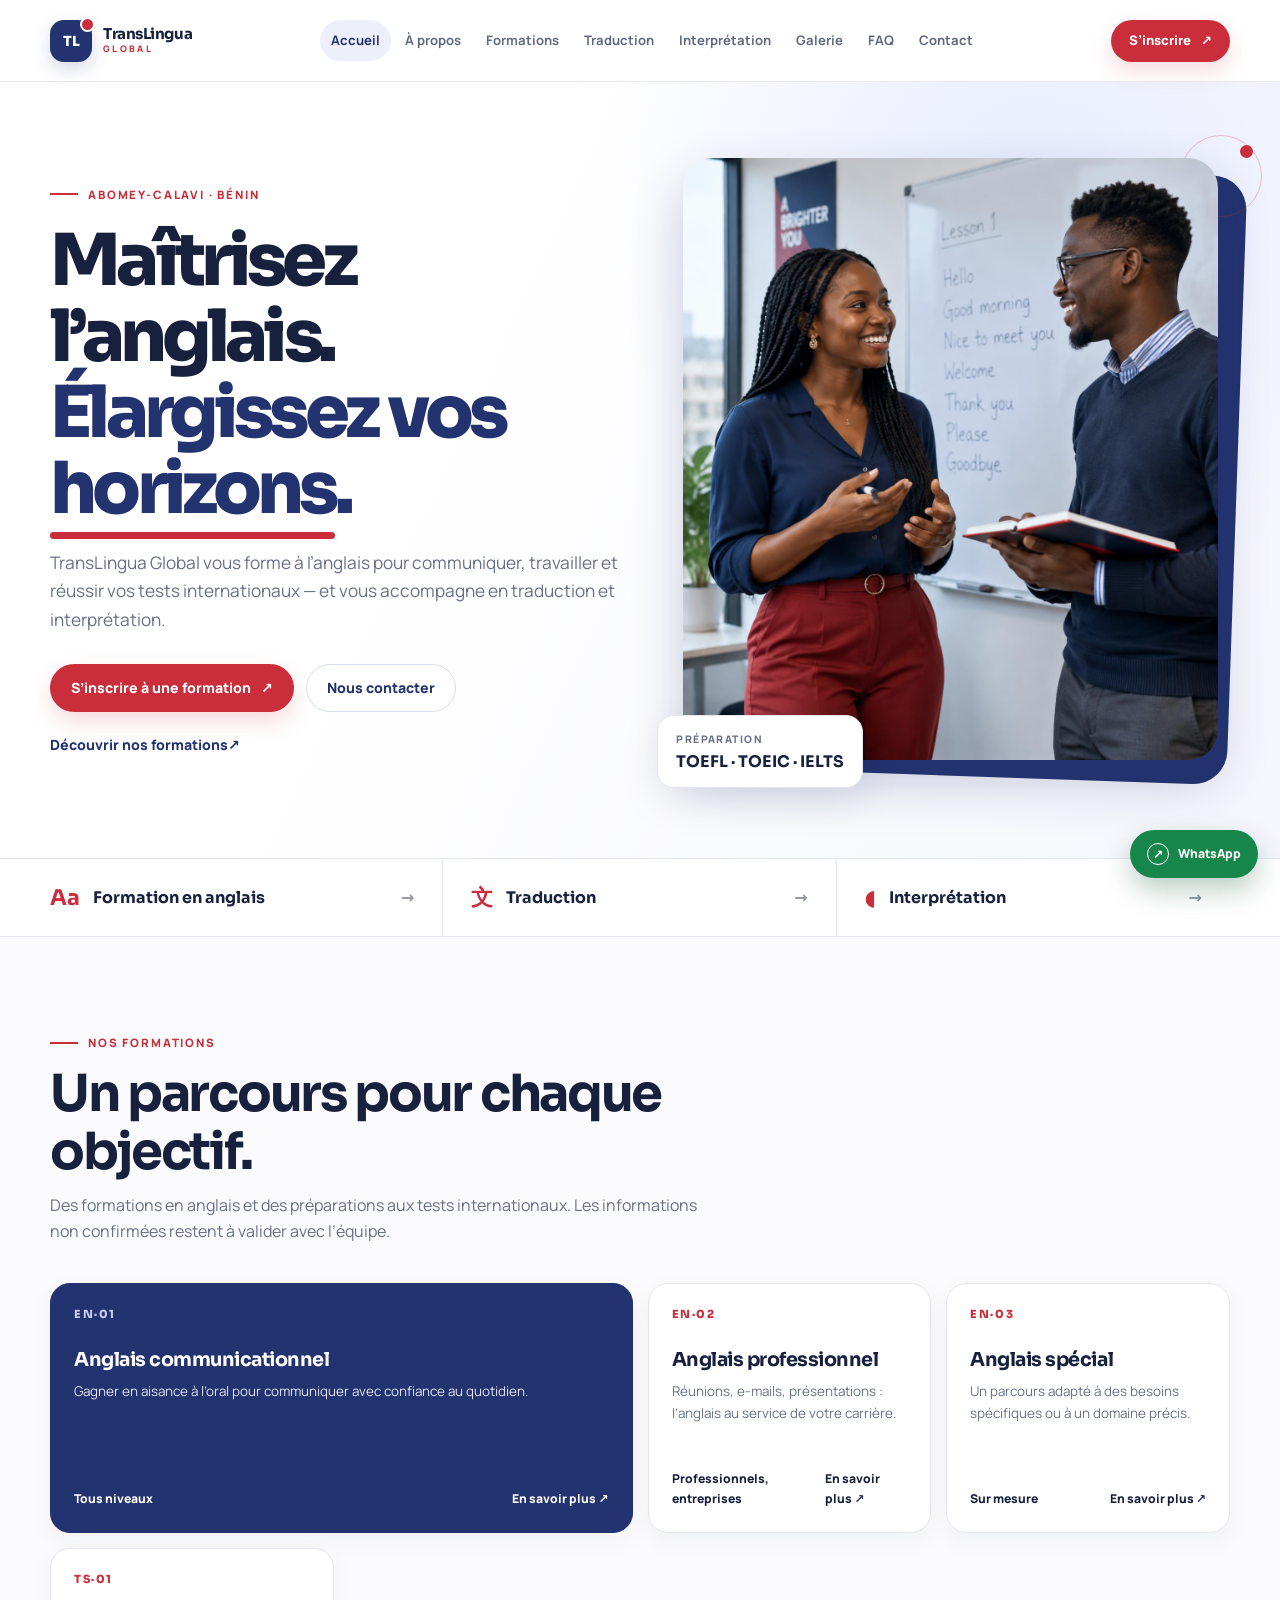
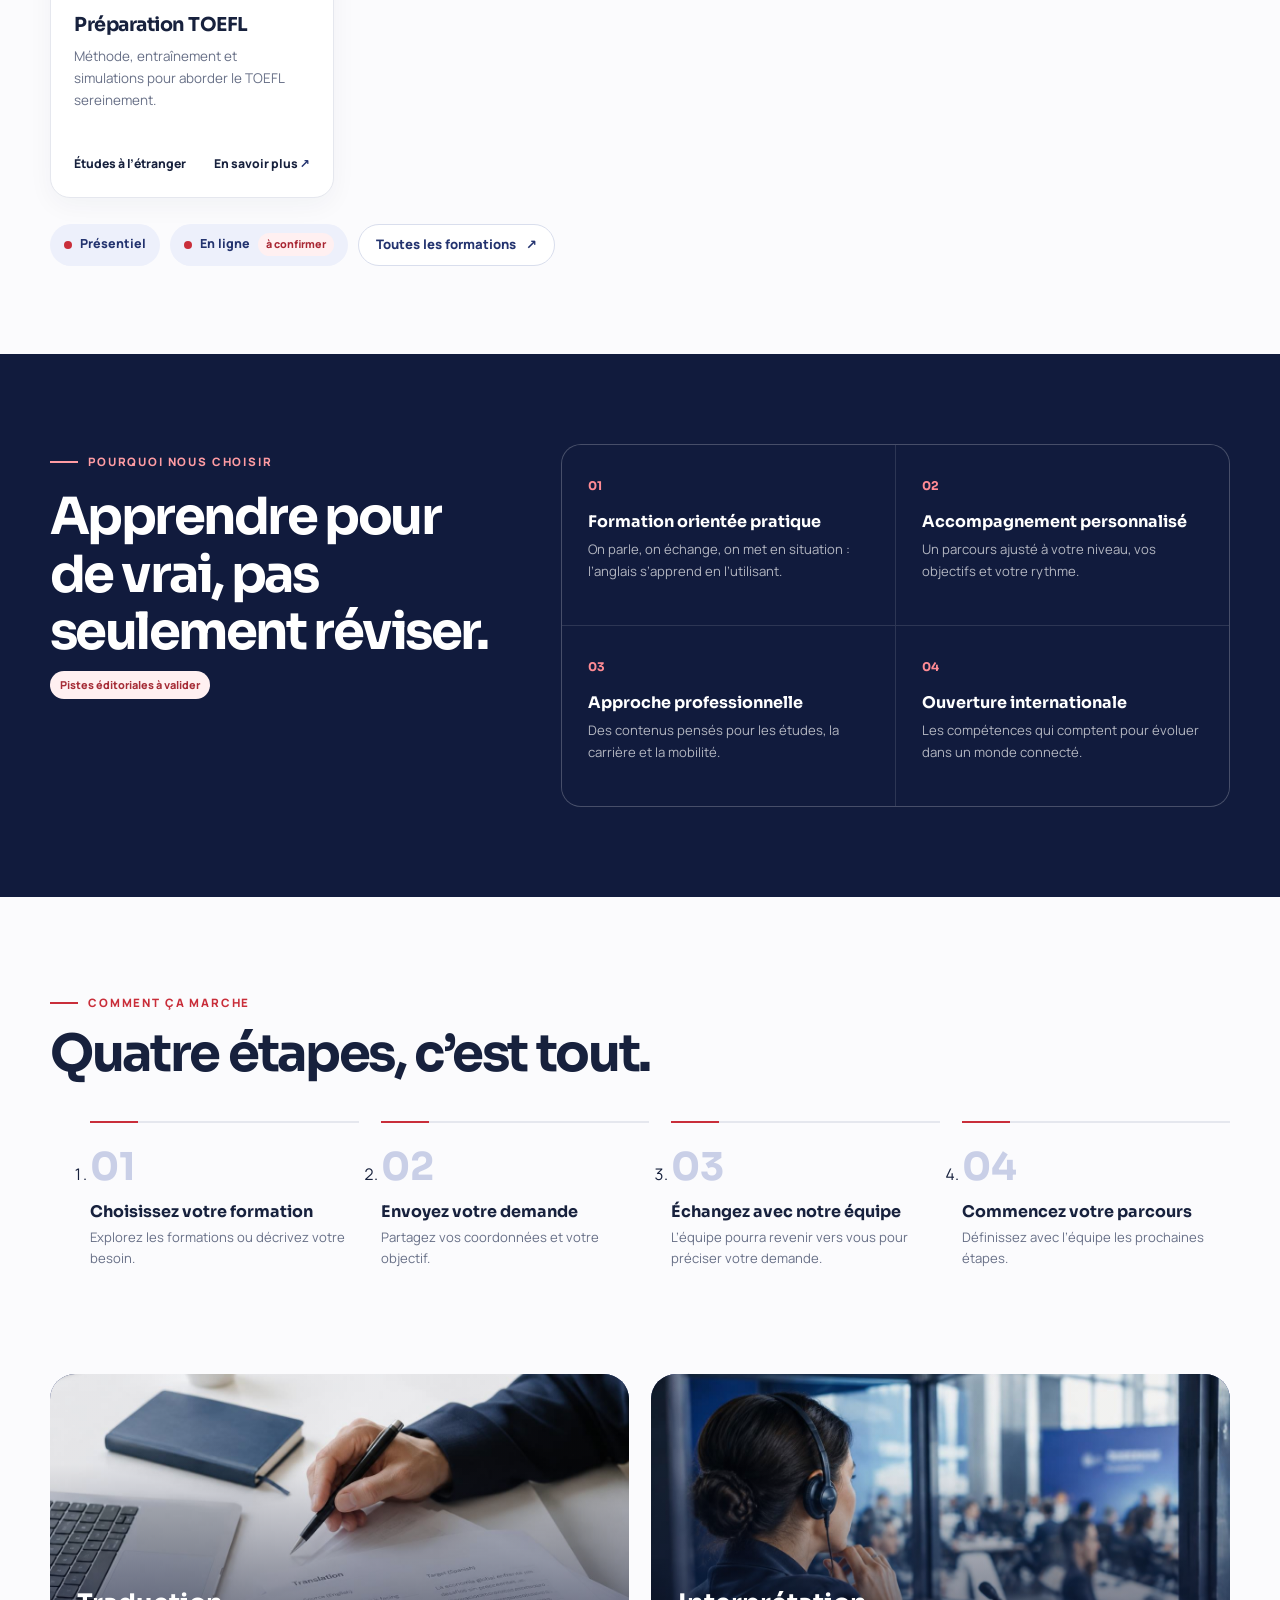
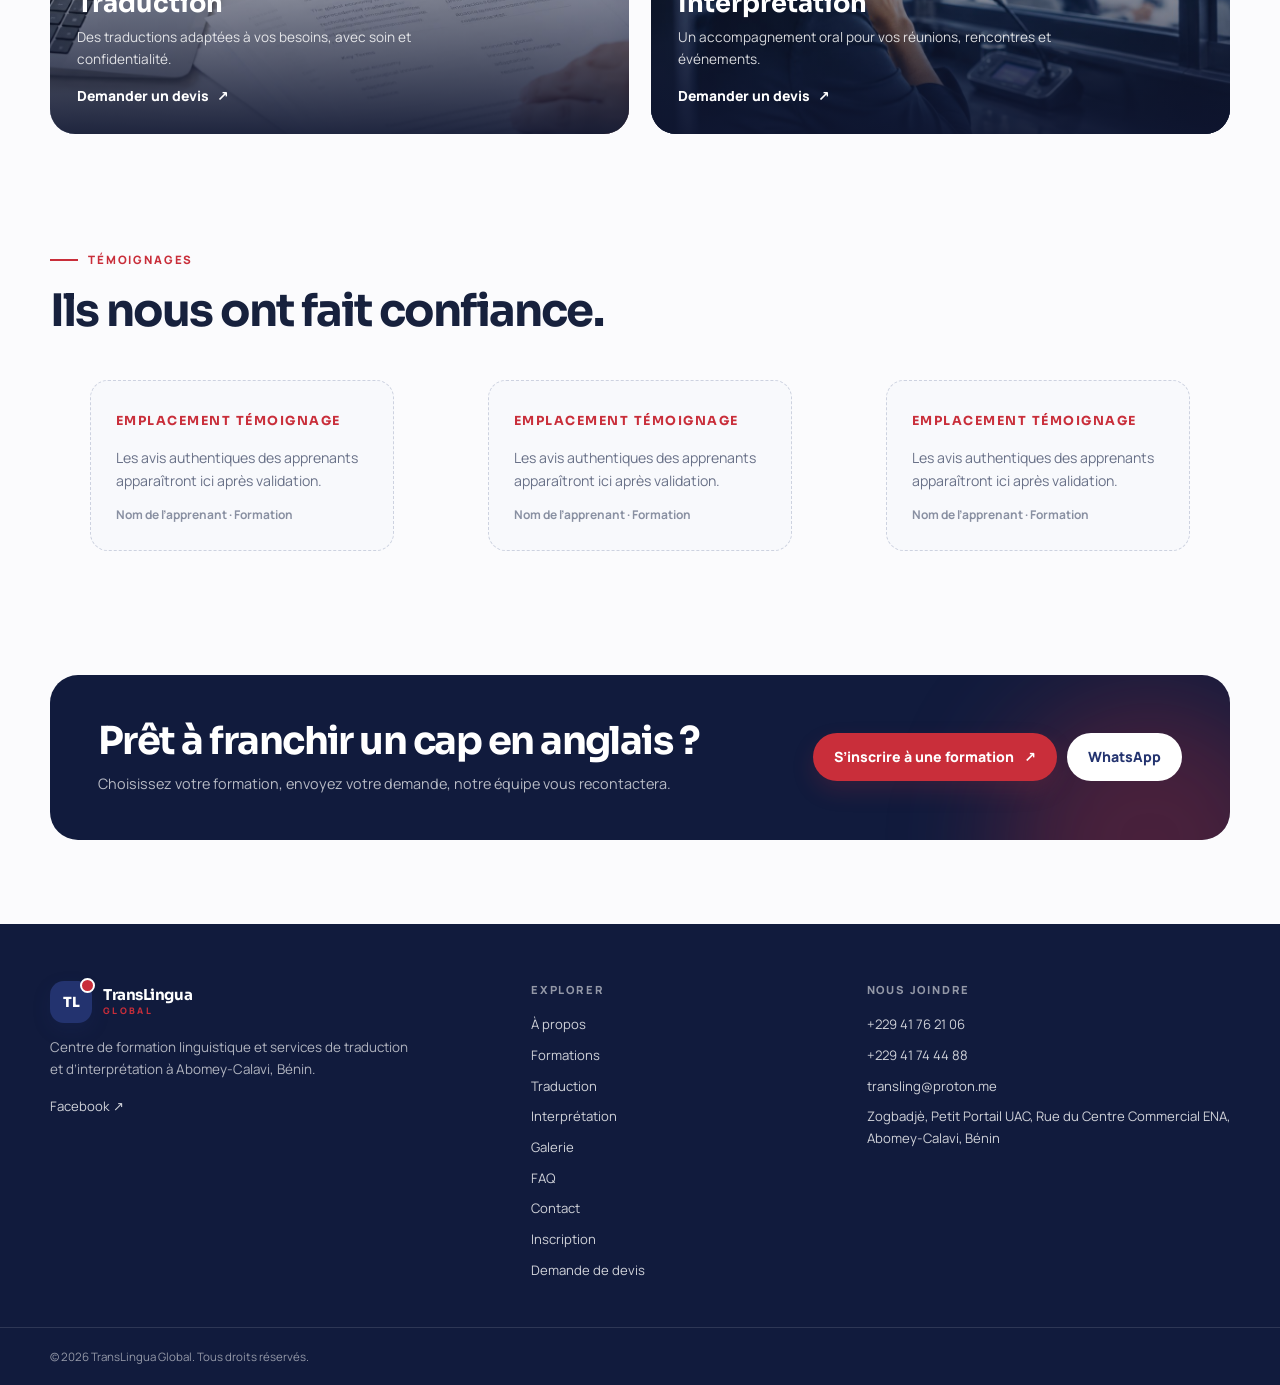
<file: index.html>
<!doctype html>
<html lang="fr">
<head>
  <meta charset="utf-8">
  <meta name="viewport" content="width=device-width, initial-scale=1">
  <meta name="description" content="Formations en anglais communicationnel et professionnel, préparation TOEFL, TOEIC, IELTS, traduction et interprétation à Abomey-Calavi, Bénin.">
  <meta name="theme-color" content="#23336f">
  <meta property="og:type" content="website">
  <meta property="og:site_name" content="TransLingua Global">
  <meta property="og:title" content="Maîtrisez l’anglais, ouvrez-vous au monde">
  <meta property="og:description" content="Formations en anglais communicationnel et professionnel, préparation TOEFL, TOEIC, IELTS, traduction et interprétation à Abomey-Calavi, Bénin.">
  <title>Maîtrisez l’anglais, ouvrez-vous au monde</title>
  <link rel="preconnect" href="https://fonts.googleapis.com">
  <link rel="preconnect" href="https://fonts.gstatic.com" crossorigin>
  <link rel="stylesheet" href="./styles.css">
  <script src="./script.js" defer></script>
</head>
<body data-page="home" data-title="Maîtrisez l’anglais, ouvrez-vous au monde">
  <div id="site" aria-live="off"></div>
  <noscript><main><h1>Activez JavaScript pour afficher le site.</h1><p>Pour nous contacter : <a href="mailto:transling@proton.me">transling@proton.me</a></p></main></noscript>
</body>
</html>
</file>
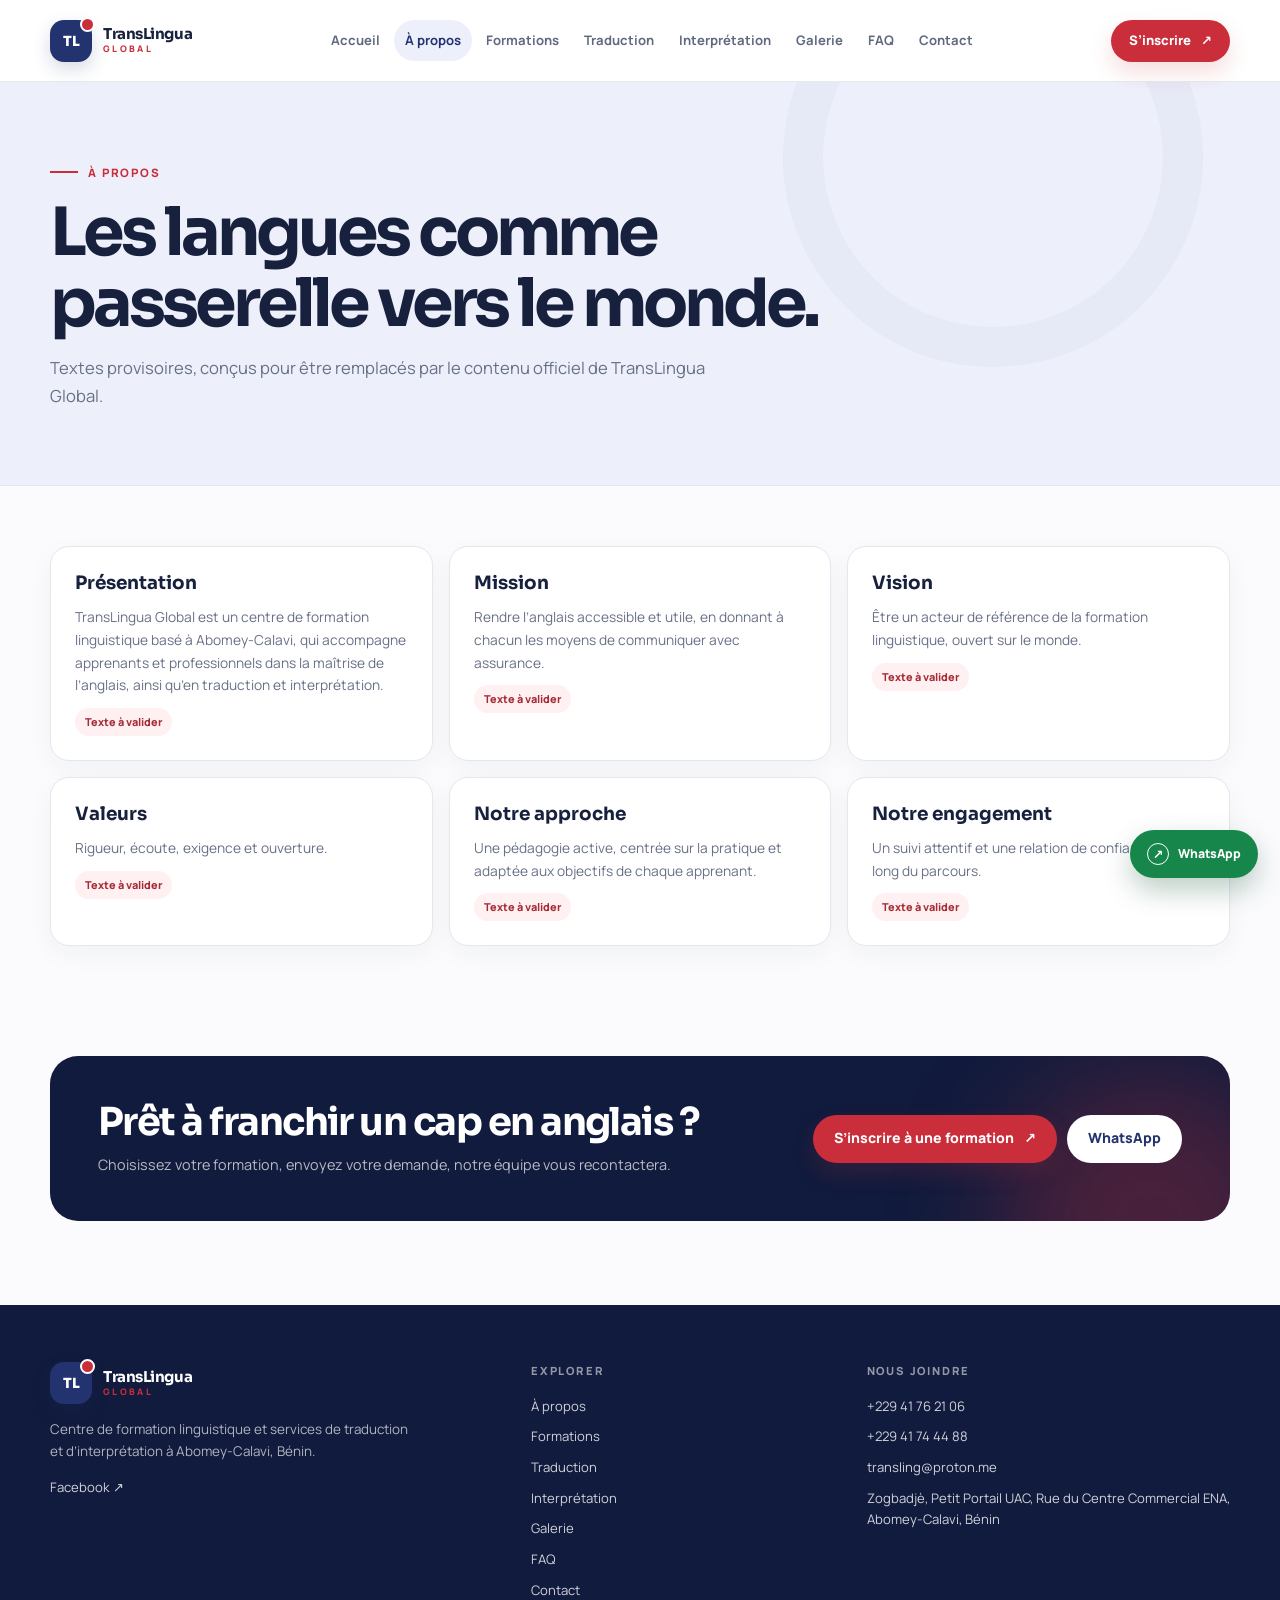
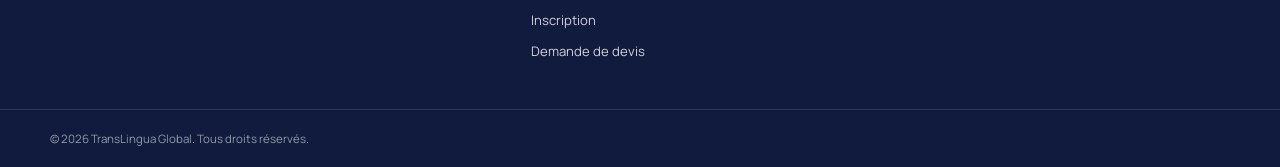
<file: a-propos.html>
<!doctype html>
<html lang="fr">
<head>
  <meta charset="utf-8">
  <meta name="viewport" content="width=device-width, initial-scale=1">
  <meta name="description" content="Découvrez TransLingua Global, centre de formation linguistique et de services de traduction à Abomey-Calavi.">
  <meta name="theme-color" content="#23336f">
  <meta property="og:type" content="website">
  <meta property="og:site_name" content="TransLingua Global">
  <meta property="og:title" content="À propos de TransLingua Global">
  <meta property="og:description" content="Découvrez TransLingua Global, centre de formation linguistique et de services de traduction à Abomey-Calavi.">
  <title>À propos de TransLingua Global</title>
  <link rel="icon" href="assets/favicon.ico">
  <link rel="preconnect" href="https://fonts.googleapis.com">
  <link rel="preconnect" href="https://fonts.gstatic.com" crossorigin>
  <link rel="stylesheet" href="styles.css">
  <script src="script.js" defer></script>
</head>
<body data-page="about" data-title="À propos de TransLingua Global">
  <div id="site" aria-live="off"></div>
  <noscript><main class="wrap page-content"><h1>Activez JavaScript pour afficher cette page.</h1><p>Pour contacter TransLingua Global, écrivez à <a href="mailto:transling@proton.me">transling@proton.me</a>.</p></main></noscript>
</body>
</html>
</file>
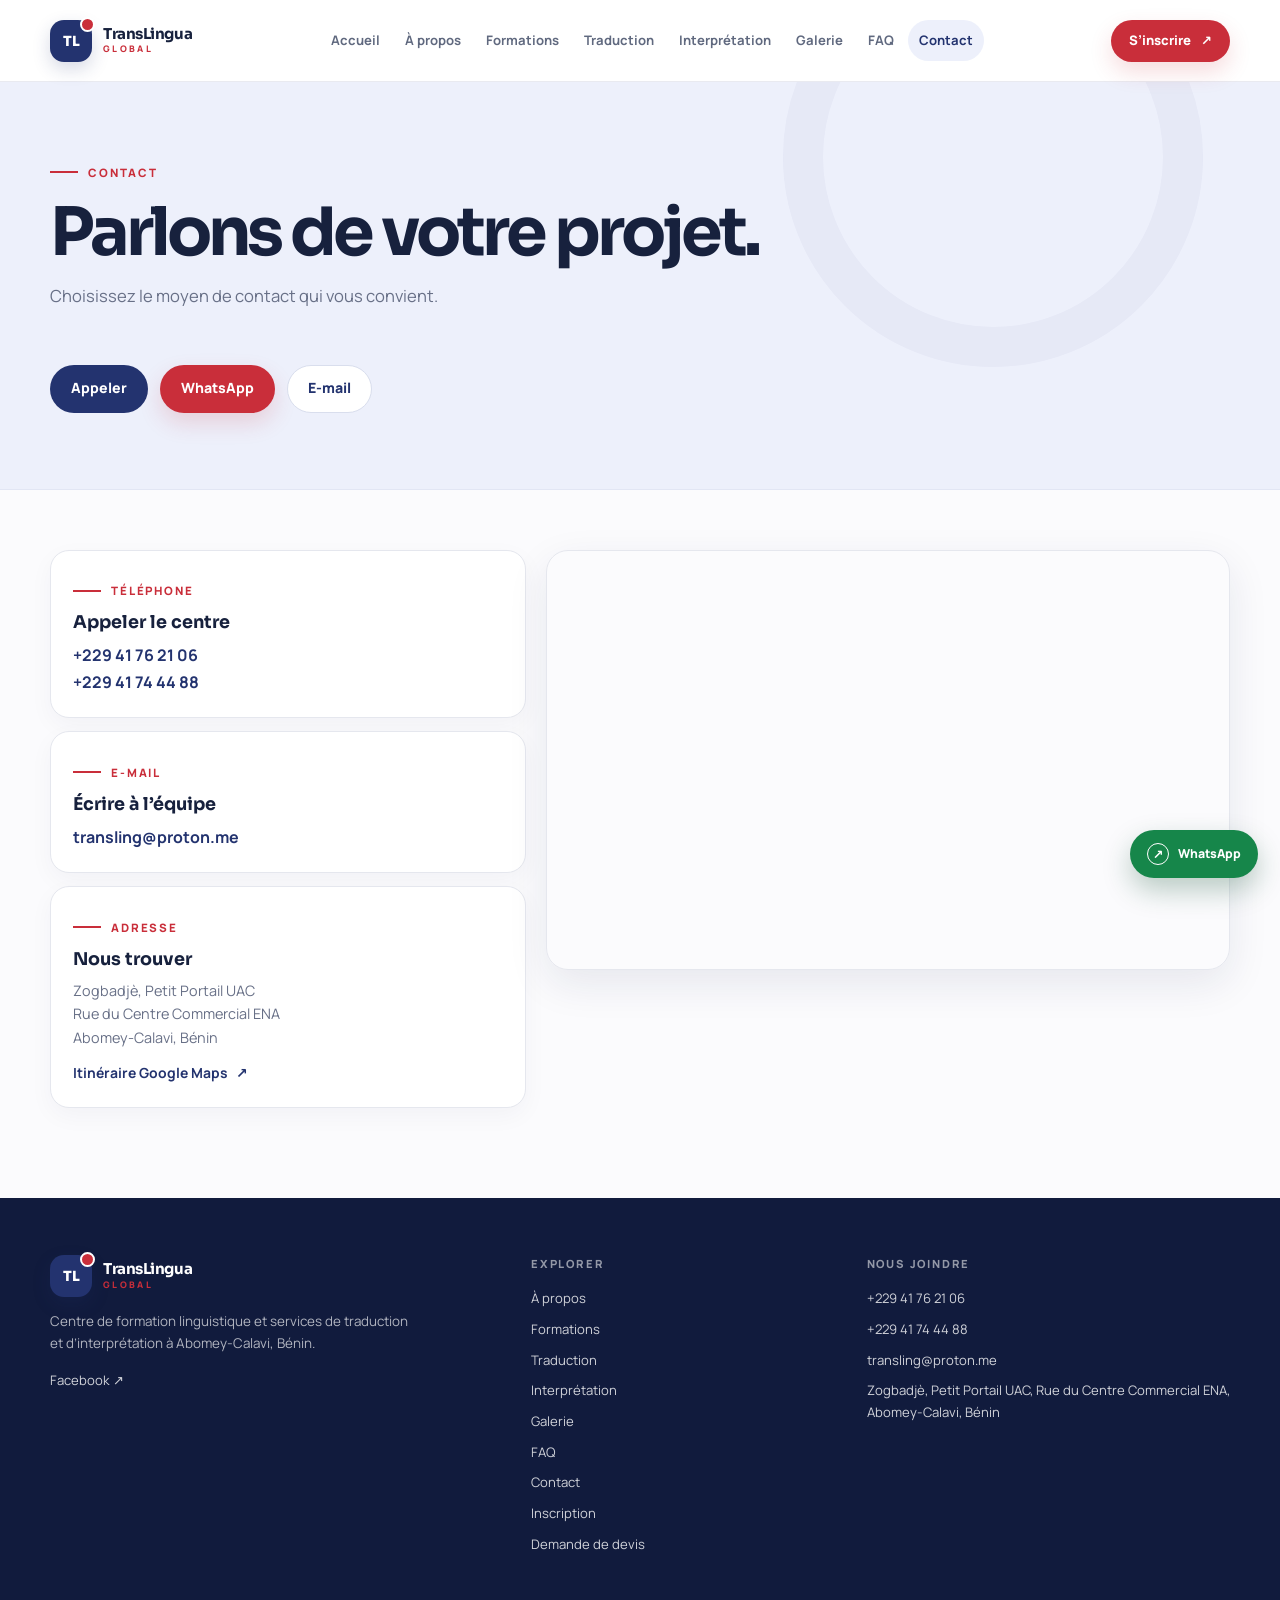
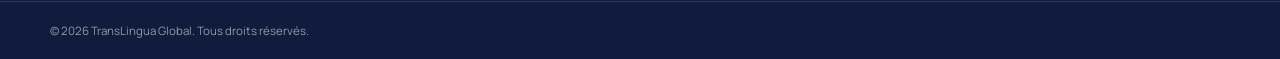
<file: contact.html>
<!doctype html>
<html lang="fr">
<head>
  <meta charset="utf-8">
  <meta name="viewport" content="width=device-width, initial-scale=1">
  <meta name="description" content="Appelez, écrivez sur WhatsApp ou rendez-vous à Zogbadjè, Abomey-Calavi.">
  <meta name="theme-color" content="#23336f">
  <meta property="og:type" content="website">
  <meta property="og:site_name" content="TransLingua Global">
  <meta property="og:title" content="Contact">
  <meta property="og:description" content="Appelez, écrivez sur WhatsApp ou rendez-vous à Zogbadjè, Abomey-Calavi.">
  <title>Contact</title>
  <link rel="icon" href="assets/favicon.ico">
  <link rel="preconnect" href="https://fonts.googleapis.com">
  <link rel="preconnect" href="https://fonts.gstatic.com" crossorigin>
  <link rel="stylesheet" href="styles.css">
  <script src="script.js" defer></script>
</head>
<body data-page="contact" data-title="Contact">
  <div id="site" aria-live="off"></div>
  <noscript><main class="wrap page-content"><h1>Activez JavaScript pour afficher cette page.</h1><p>Pour contacter TransLingua Global, écrivez à <a href="mailto:transling@proton.me">transling@proton.me</a>.</p></main></noscript>
</body>
</html>
</file>
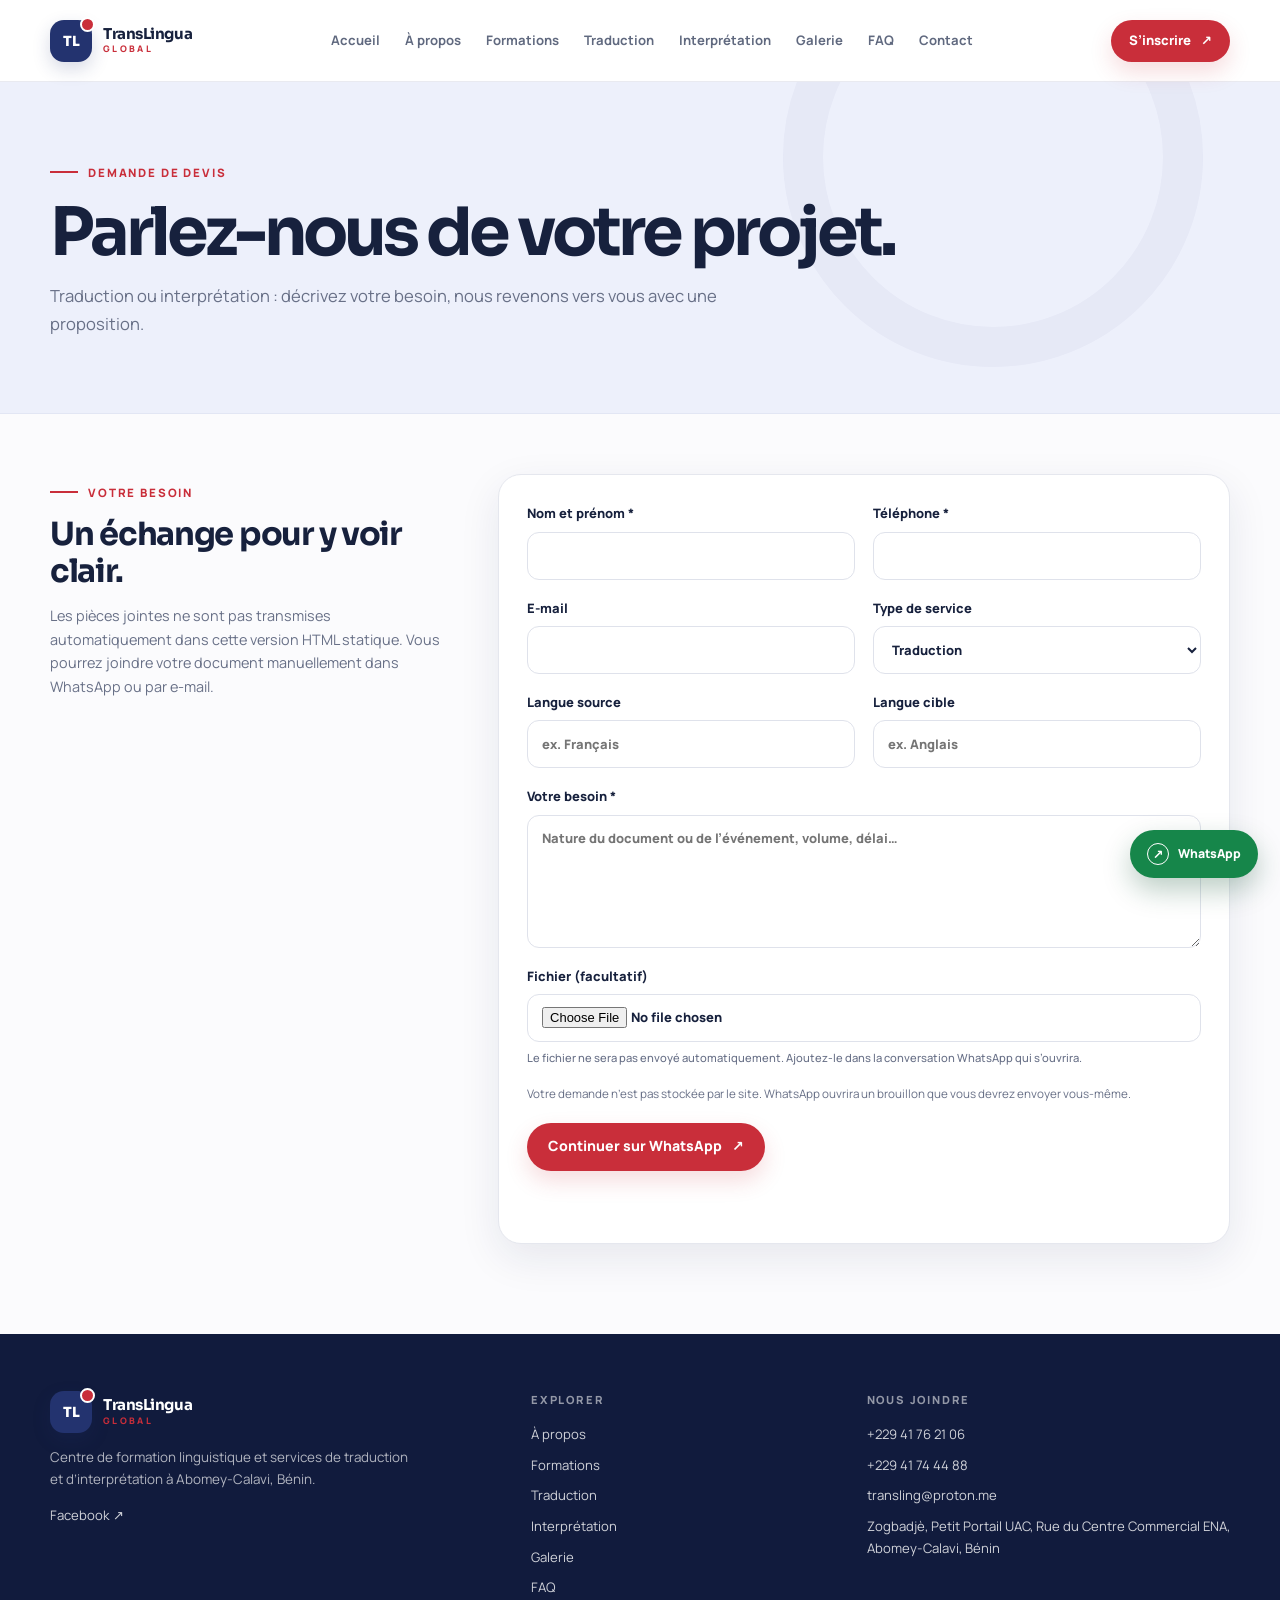
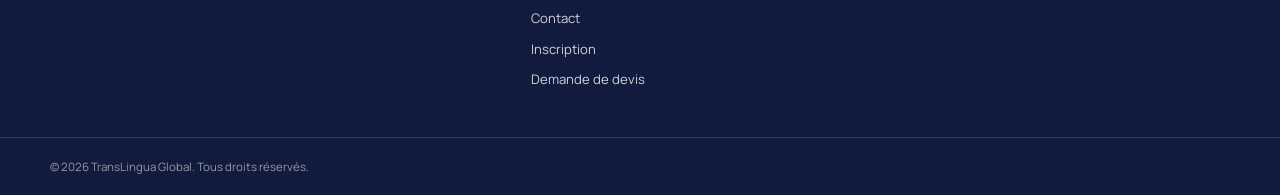
<file: devis.html>
<!doctype html>
<html lang="fr">
<head>
  <meta charset="utf-8">
  <meta name="viewport" content="width=device-width, initial-scale=1">
  <meta name="description" content="Demandez un devis de traduction ou d’interprétation à TransLingua Global, Abomey-Calavi.">
  <meta name="theme-color" content="#23336f">
  <meta property="og:type" content="website">
  <meta property="og:site_name" content="TransLingua Global">
  <meta property="og:title" content="Demande de devis">
  <meta property="og:description" content="Demandez un devis de traduction ou d’interprétation à TransLingua Global, Abomey-Calavi.">
  <title>Demande de devis</title>
  <link rel="icon" href="assets/favicon.ico">
  <link rel="preconnect" href="https://fonts.googleapis.com">
  <link rel="preconnect" href="https://fonts.gstatic.com" crossorigin>
  <link rel="stylesheet" href="styles.css">
  <script src="script.js" defer></script>
</head>
<body data-page="quote" data-title="Demande de devis">
  <div id="site" aria-live="off"></div>
  <noscript><main class="wrap page-content"><h1>Activez JavaScript pour afficher cette page.</h1><p>Pour contacter TransLingua Global, écrivez à <a href="mailto:transling@proton.me">transling@proton.me</a>.</p></main></noscript>
</body>
</html>
</file>
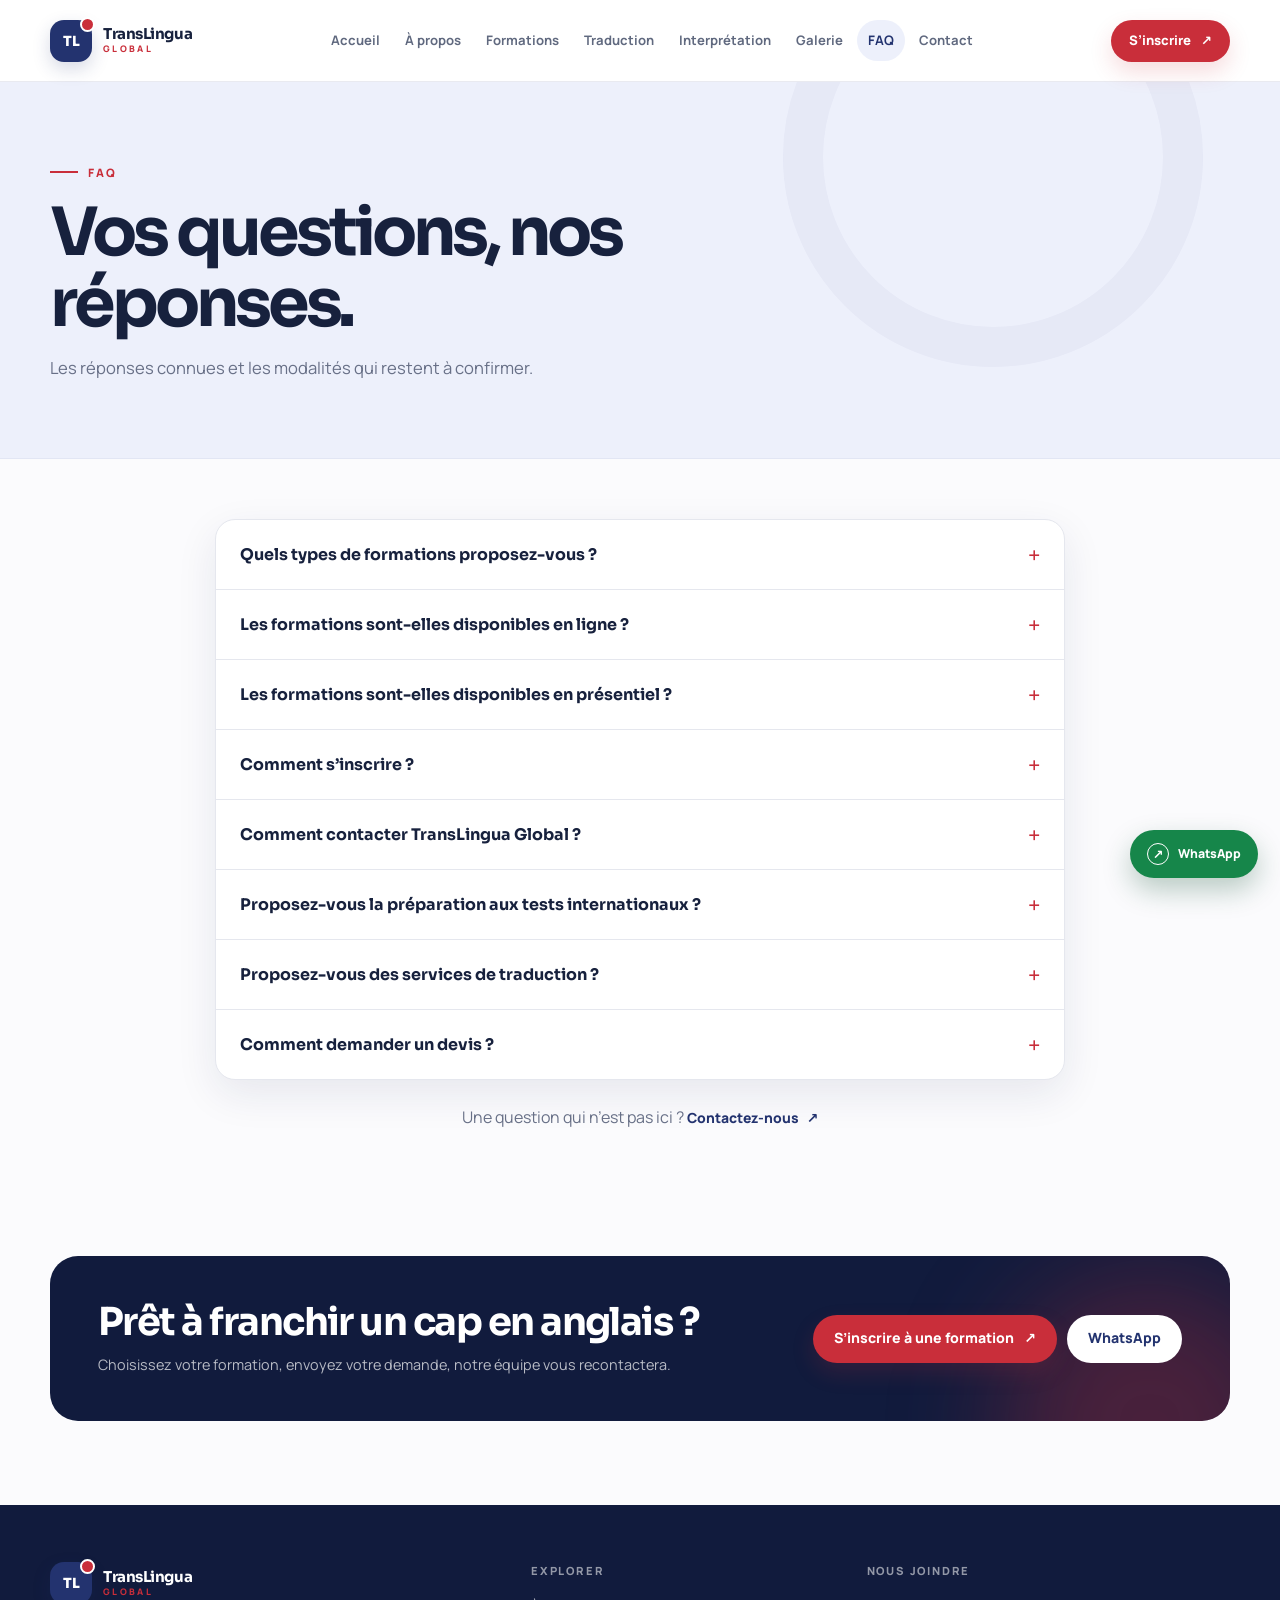
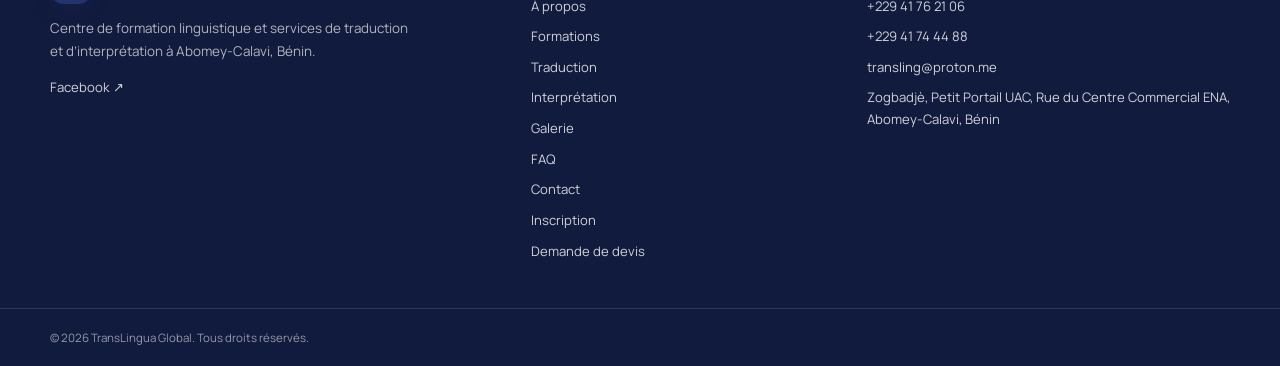
<file: faq.html>
<!doctype html>
<html lang="fr">
<head>
  <meta charset="utf-8">
  <meta name="viewport" content="width=device-width, initial-scale=1">
  <meta name="description" content="Formations, inscription, tests internationaux, traduction : les réponses de TransLingua Global.">
  <meta name="theme-color" content="#23336f">
  <meta property="og:type" content="website">
  <meta property="og:site_name" content="TransLingua Global">
  <meta property="og:title" content="Questions fréquentes">
  <meta property="og:description" content="Formations, inscription, tests internationaux, traduction : les réponses de TransLingua Global.">
  <title>Questions fréquentes</title>
  <link rel="icon" href="assets/favicon.ico">
  <link rel="preconnect" href="https://fonts.googleapis.com">
  <link rel="preconnect" href="https://fonts.gstatic.com" crossorigin>
  <link rel="stylesheet" href="styles.css">
  <script src="script.js" defer></script>
</head>
<body data-page="faq" data-title="Questions fréquentes">
  <div id="site" aria-live="off"></div>
  <noscript><main class="wrap page-content"><h1>Activez JavaScript pour afficher cette page.</h1><p>Pour contacter TransLingua Global, écrivez à <a href="mailto:transling@proton.me">transling@proton.me</a>.</p></main></noscript>
</body>
</html>
</file>
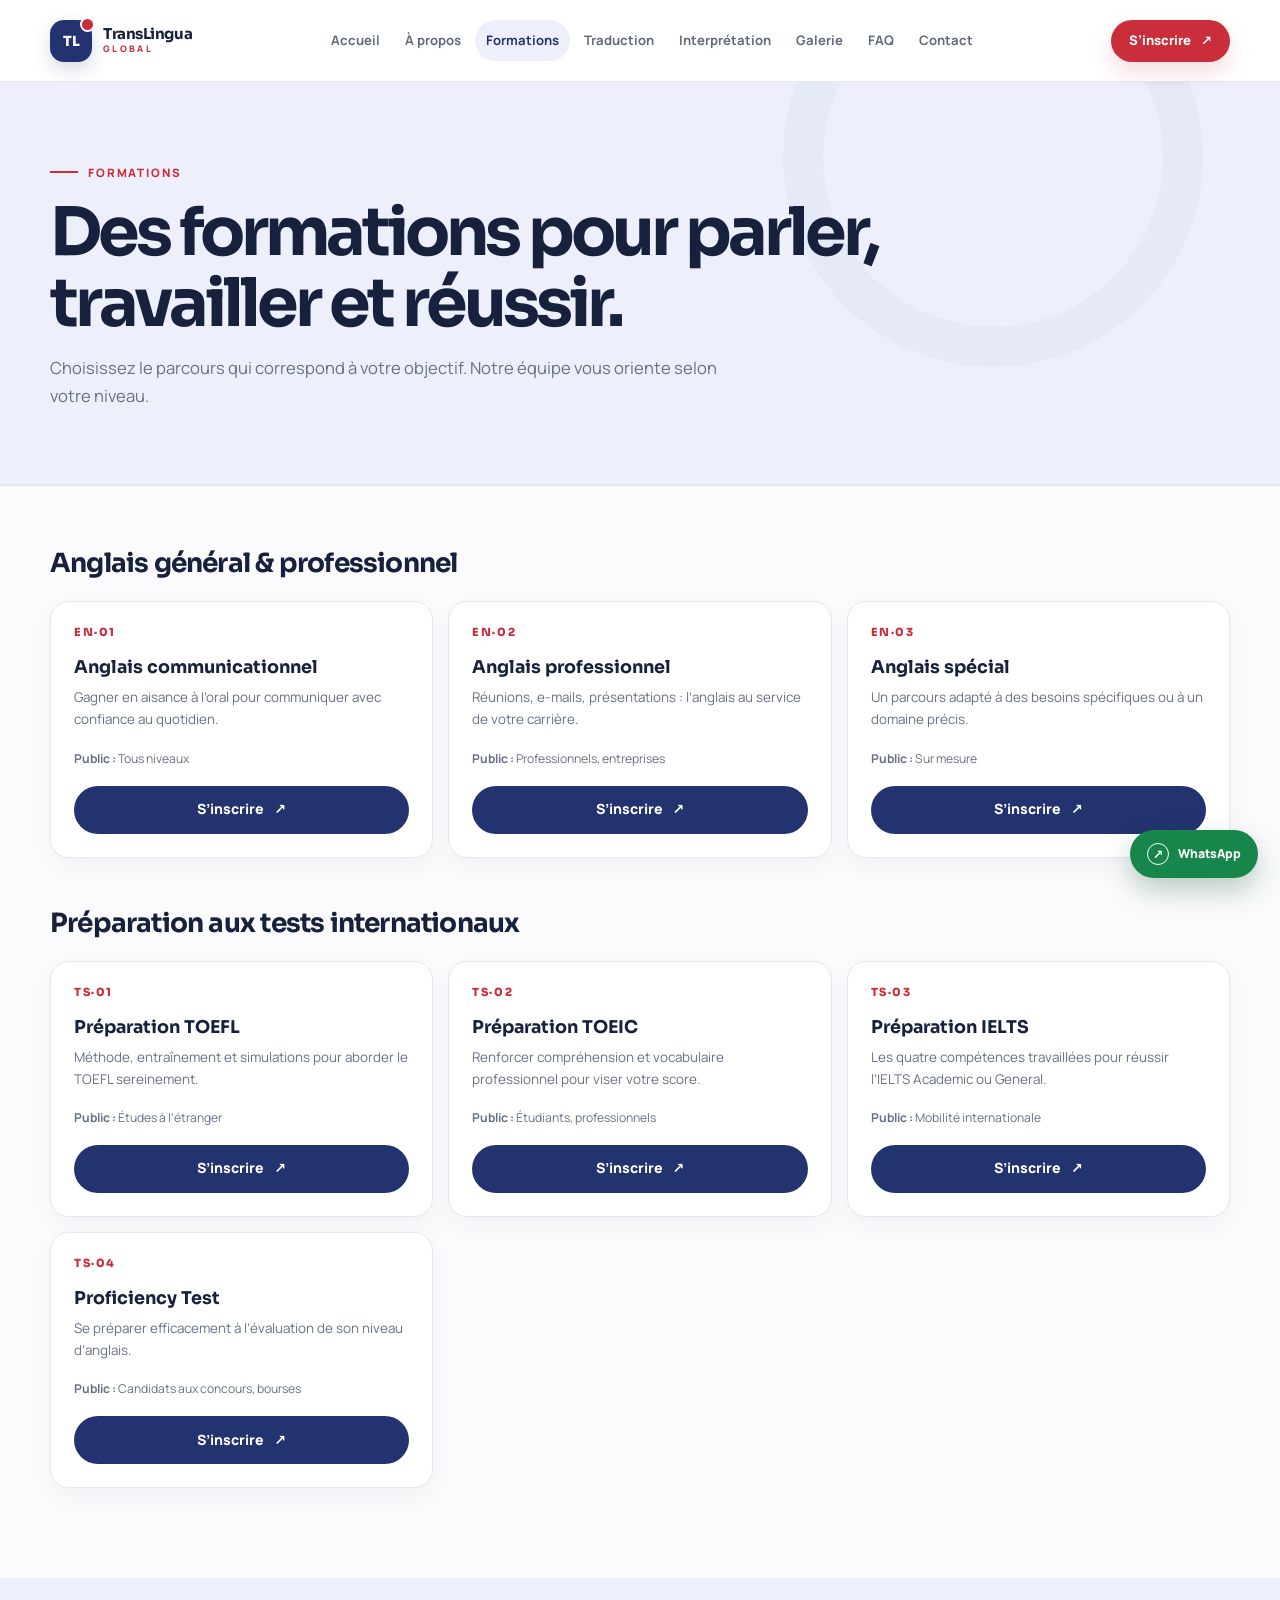
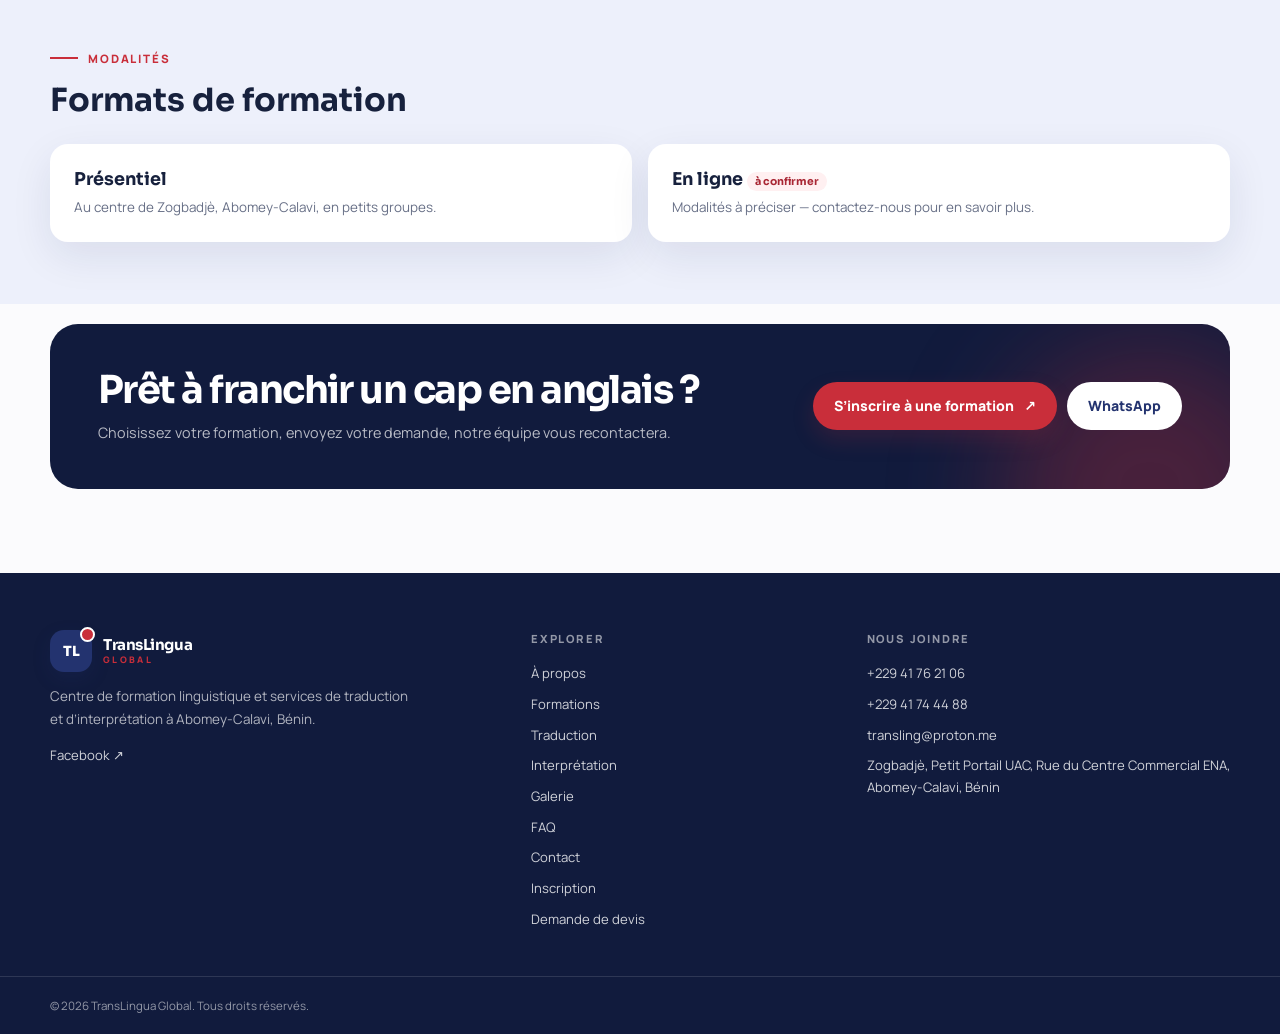
<file: formations.html>
<!doctype html>
<html lang="fr">
<head>
  <meta charset="utf-8">
  <meta name="viewport" content="width=device-width, initial-scale=1">
  <meta name="description" content="Anglais communicationnel, professionnel, spécial et préparation TOEFL, TOEIC, IELTS et Proficiency Test.">
  <meta name="theme-color" content="#23336f">
  <meta property="og:type" content="website">
  <meta property="og:site_name" content="TransLingua Global">
  <meta property="og:title" content="Nos formations en anglais">
  <meta property="og:description" content="Anglais communicationnel, professionnel, spécial et préparation TOEFL, TOEIC, IELTS et Proficiency Test.">
  <title>Nos formations en anglais</title>
  <link rel="icon" href="assets/favicon.ico">
  <link rel="preconnect" href="https://fonts.googleapis.com">
  <link rel="preconnect" href="https://fonts.gstatic.com" crossorigin>
  <link rel="stylesheet" href="styles.css">
  <script src="script.js" defer></script>
</head>
<body data-page="formations" data-title="Nos formations en anglais">
  <div id="site" aria-live="off"></div>
  <noscript><main class="wrap page-content"><h1>Activez JavaScript pour afficher cette page.</h1><p>Pour contacter TransLingua Global, écrivez à <a href="mailto:transling@proton.me">transling@proton.me</a>.</p></main></noscript>
</body>
</html>
</file>
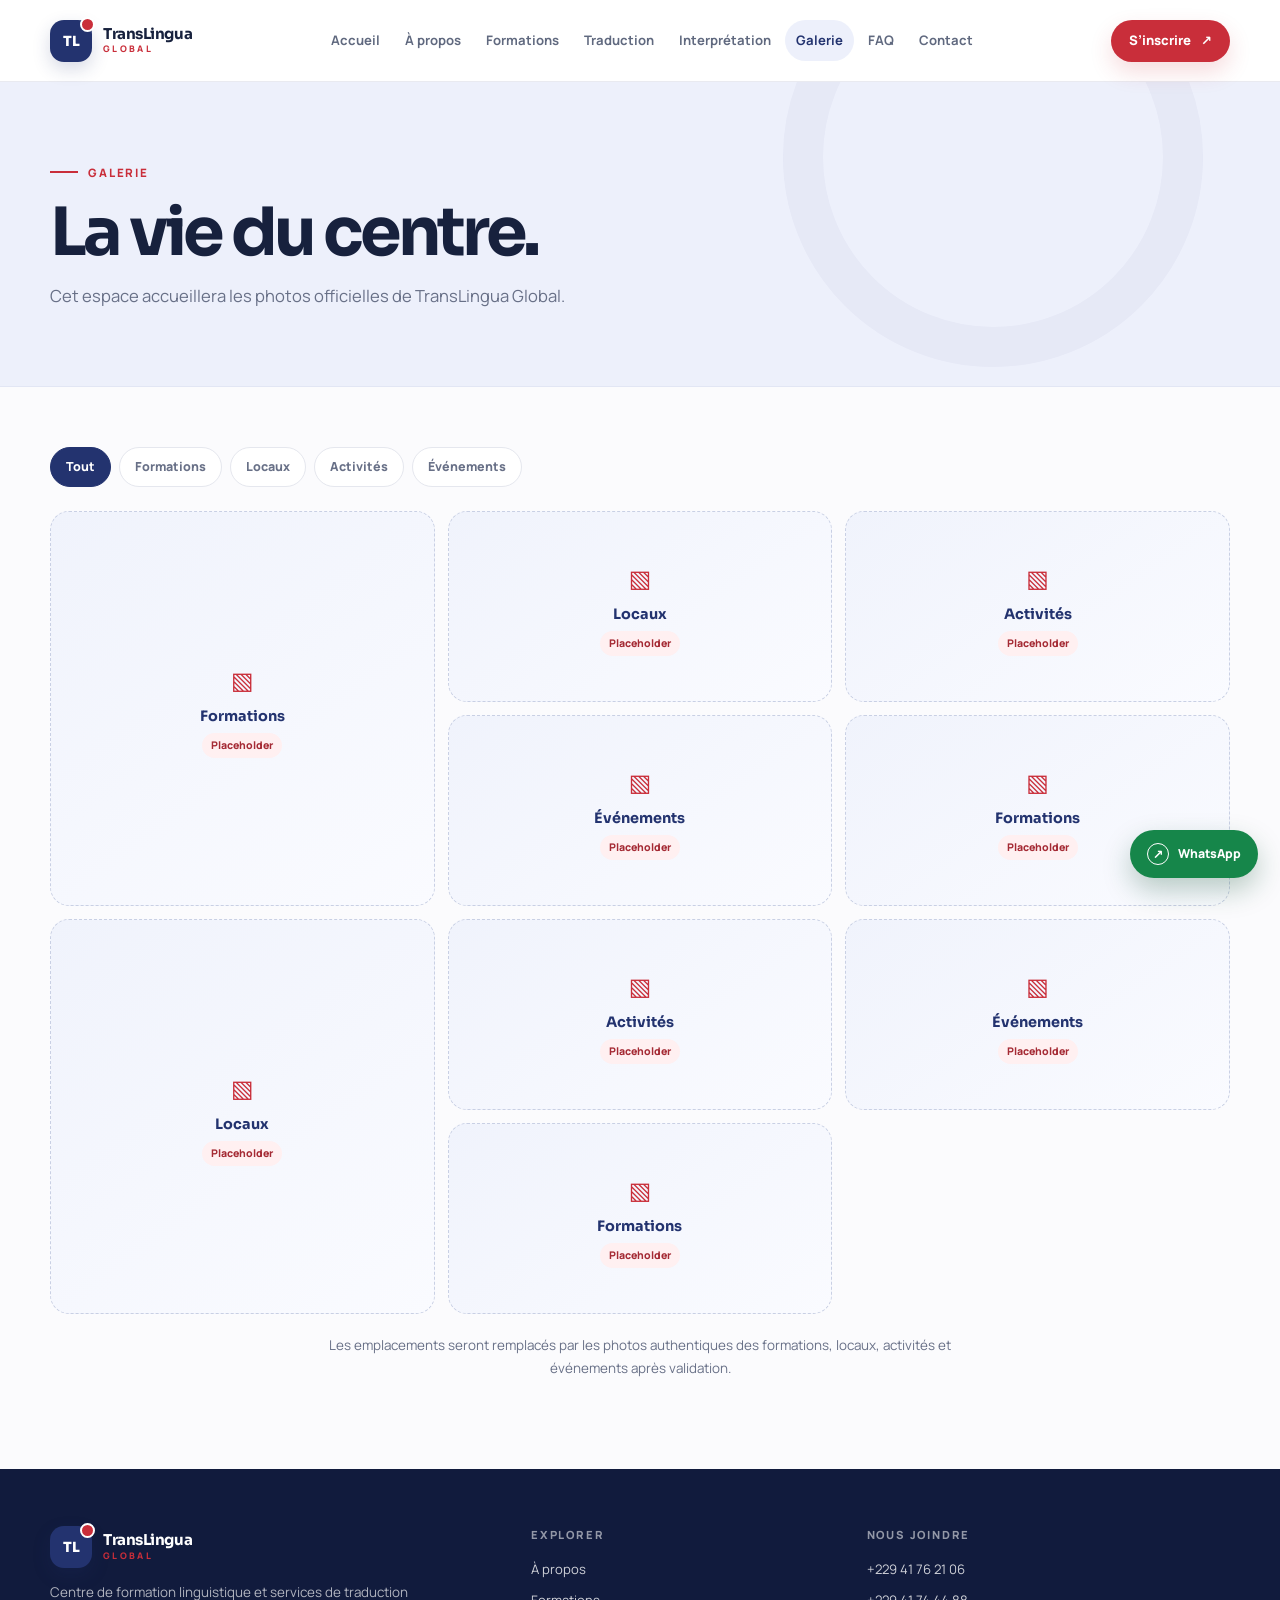
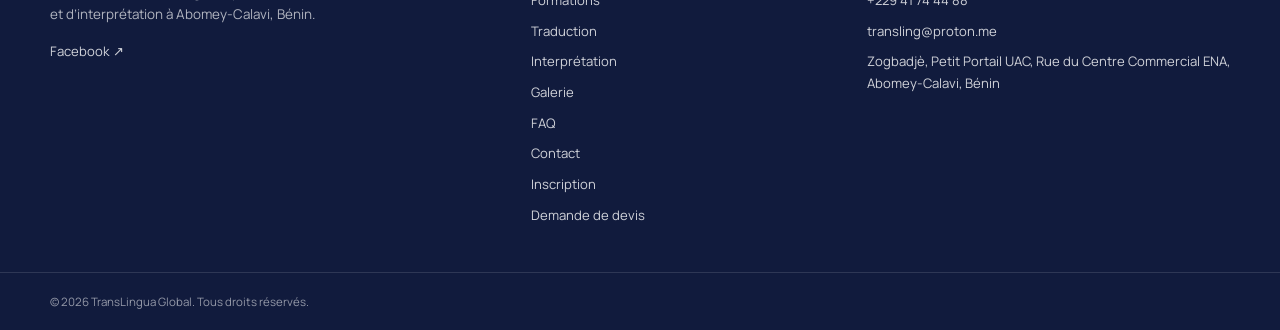
<file: galerie.html>
<!doctype html>
<html lang="fr">
<head>
  <meta charset="utf-8">
  <meta name="viewport" content="width=device-width, initial-scale=1">
  <meta name="description" content="Galerie de TransLingua Global : emplacements prévus pour les photos authentiques du centre.">
  <meta name="theme-color" content="#23336f">
  <meta property="og:type" content="website">
  <meta property="og:site_name" content="TransLingua Global">
  <meta property="og:title" content="Galerie">
  <meta property="og:description" content="Galerie de TransLingua Global : emplacements prévus pour les photos authentiques du centre.">
  <title>Galerie</title>
  <link rel="icon" href="assets/favicon.ico">
  <link rel="preconnect" href="https://fonts.googleapis.com">
  <link rel="preconnect" href="https://fonts.gstatic.com" crossorigin>
  <link rel="stylesheet" href="styles.css">
  <script src="script.js" defer></script>
</head>
<body data-page="gallery" data-title="Galerie">
  <div id="site" aria-live="off"></div>
  <noscript><main class="wrap page-content"><h1>Activez JavaScript pour afficher cette page.</h1><p>Pour contacter TransLingua Global, écrivez à <a href="mailto:transling@proton.me">transling@proton.me</a>.</p></main></noscript>
</body>
</html>
</file>
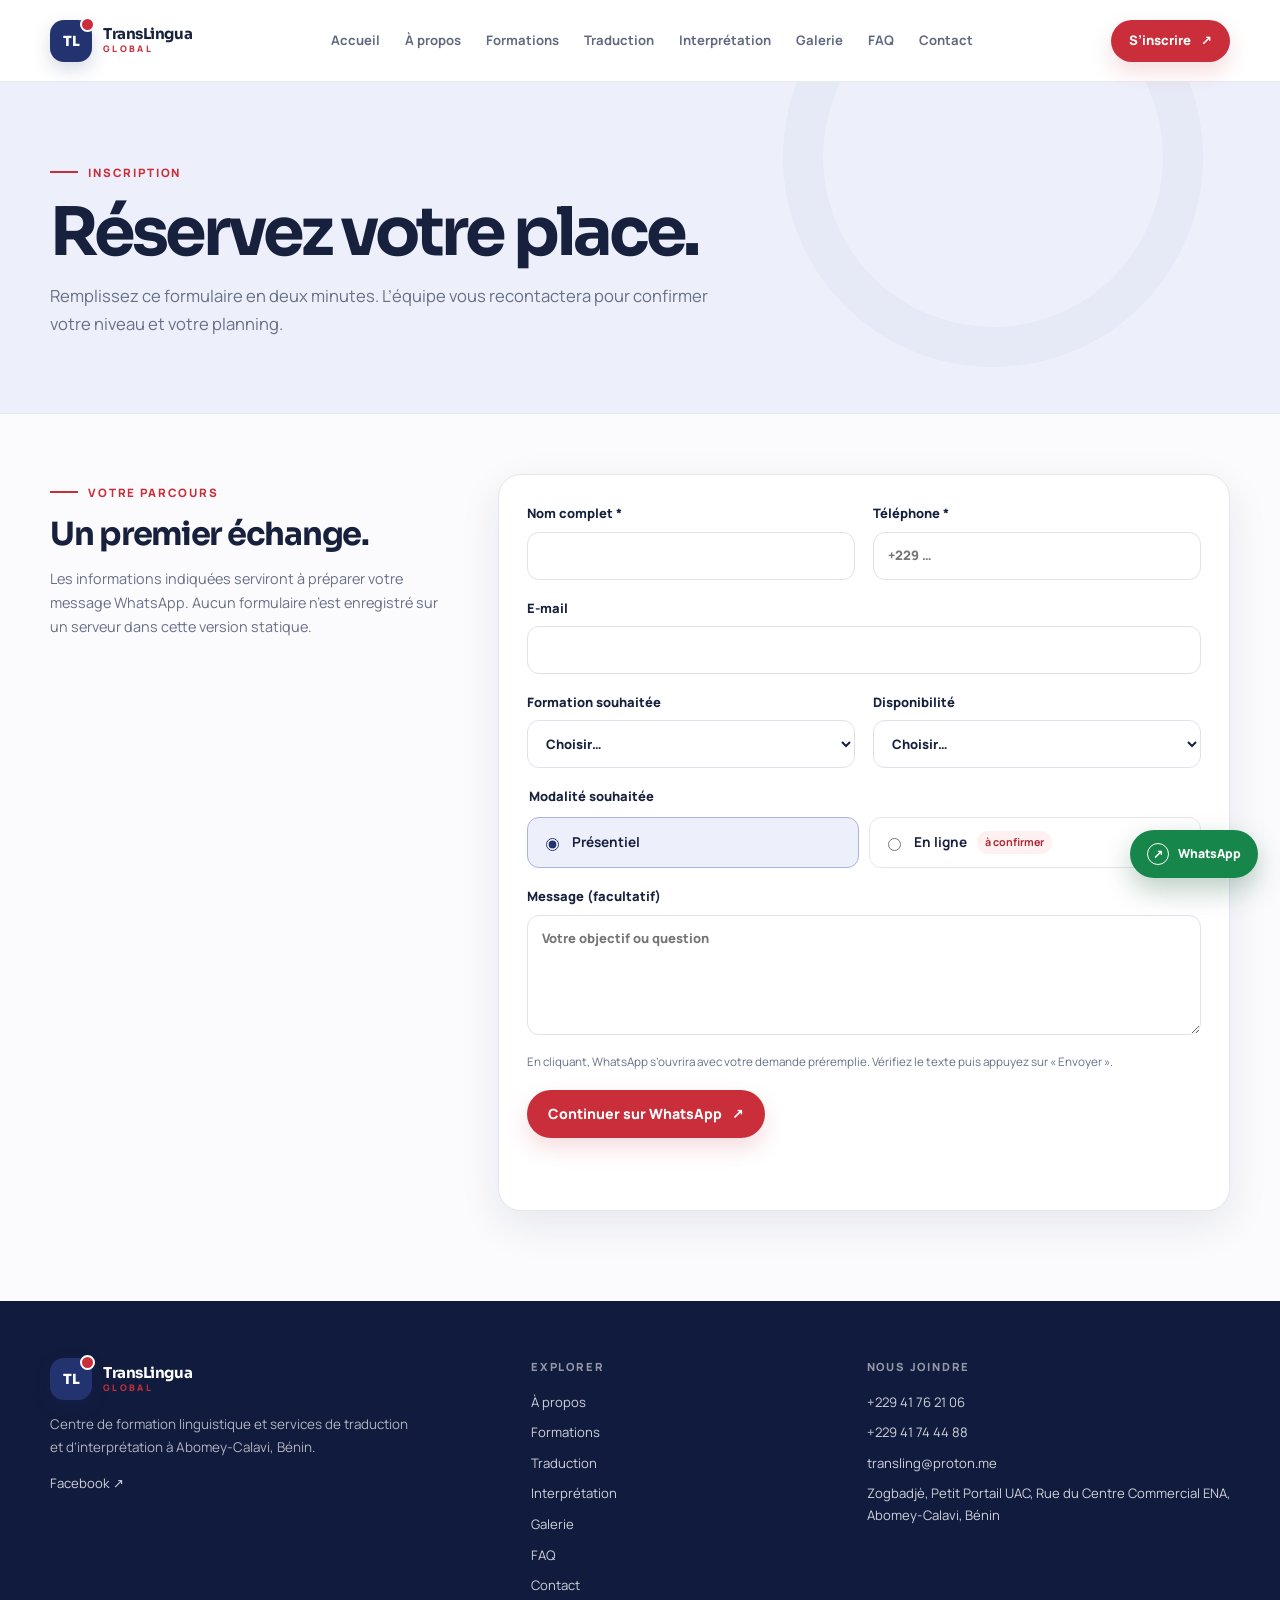
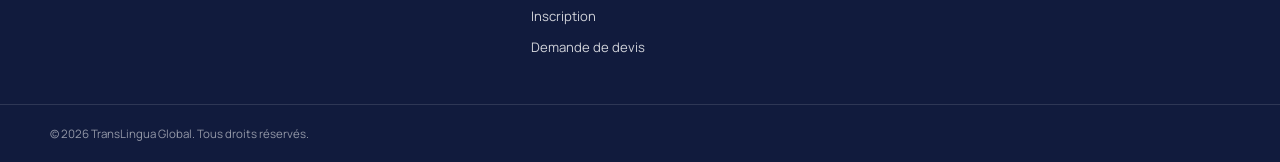
<file: inscription.html>
<!doctype html>
<html lang="fr">
<head>
  <meta charset="utf-8">
  <meta name="viewport" content="width=device-width, initial-scale=1">
  <meta name="description" content="Demandez votre inscription à une formation d’anglais ou à une préparation aux tests internationaux.">
  <meta name="theme-color" content="#23336f">
  <meta property="og:type" content="website">
  <meta property="og:site_name" content="TransLingua Global">
  <meta property="og:title" content="Inscription à une formation">
  <meta property="og:description" content="Demandez votre inscription à une formation d’anglais ou à une préparation aux tests internationaux.">
  <title>Inscription à une formation</title>
  <link rel="icon" href="assets/favicon.ico">
  <link rel="preconnect" href="https://fonts.googleapis.com">
  <link rel="preconnect" href="https://fonts.gstatic.com" crossorigin>
  <link rel="stylesheet" href="styles.css">
  <script src="script.js" defer></script>
</head>
<body data-page="registration" data-title="Inscription à une formation">
  <div id="site" aria-live="off"></div>
  <noscript><main class="wrap page-content"><h1>Activez JavaScript pour afficher cette page.</h1><p>Pour contacter TransLingua Global, écrivez à <a href="mailto:transling@proton.me">transling@proton.me</a>.</p></main></noscript>
</body>
</html>
</file>
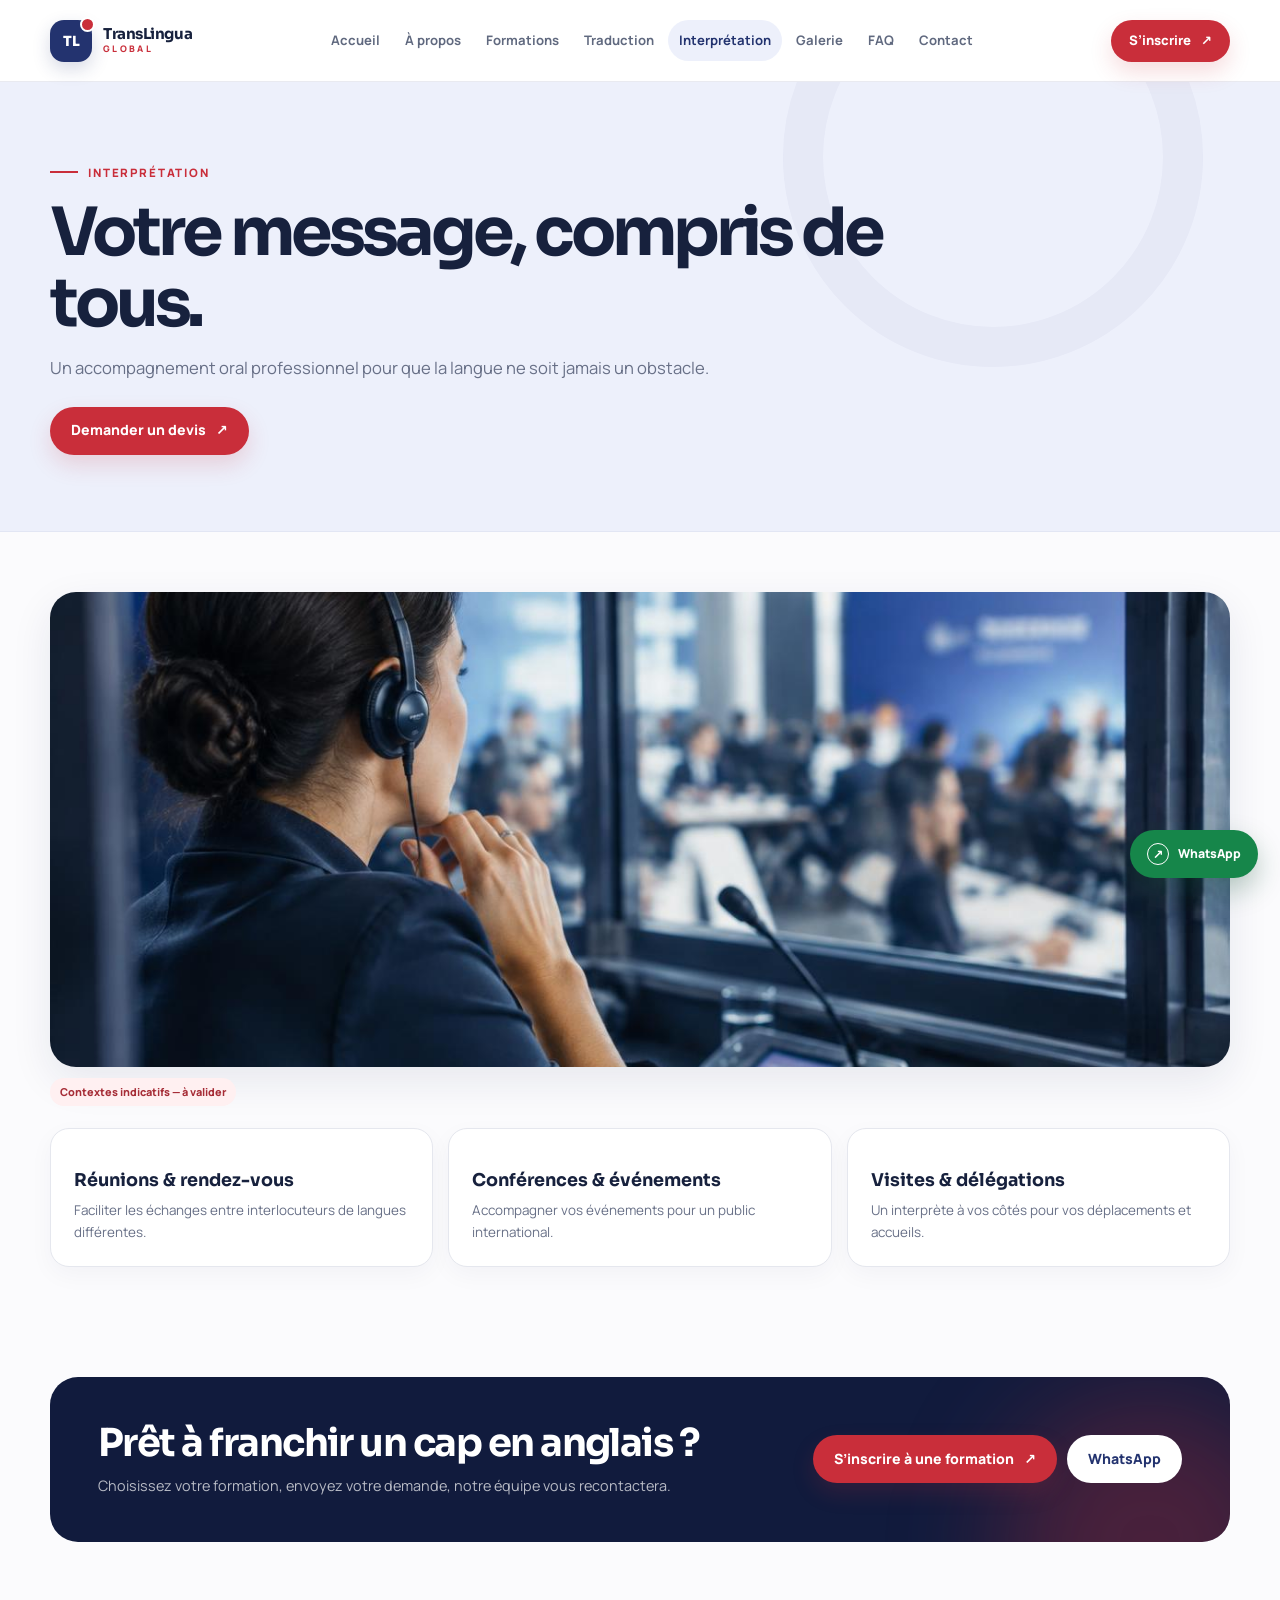
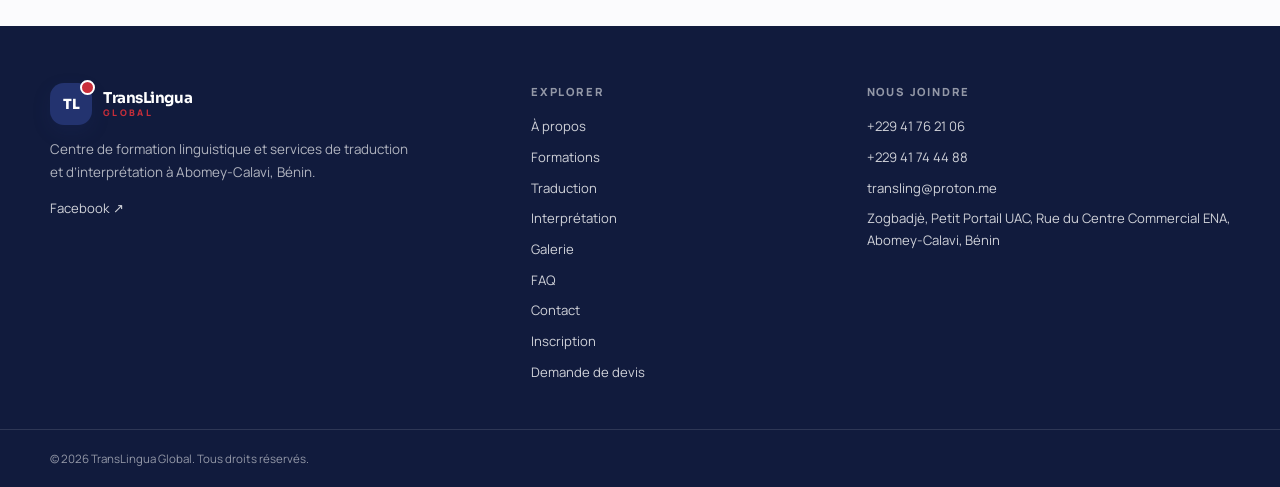
<file: interpretation.html>
<!doctype html>
<html lang="fr">
<head>
  <meta charset="utf-8">
  <meta name="viewport" content="width=device-width, initial-scale=1">
  <meta name="description" content="Interprétation pour vos réunions, rencontres et événements. Demandez un devis à TransLingua Global.">
  <meta name="theme-color" content="#23336f">
  <meta property="og:type" content="website">
  <meta property="og:site_name" content="TransLingua Global">
  <meta property="og:title" content="Services d’interprétation">
  <meta property="og:description" content="Interprétation pour vos réunions, rencontres et événements. Demandez un devis à TransLingua Global.">
  <title>Services d’interprétation</title>
  <link rel="icon" href="assets/favicon.ico">
  <link rel="preconnect" href="https://fonts.googleapis.com">
  <link rel="preconnect" href="https://fonts.gstatic.com" crossorigin>
  <link rel="stylesheet" href="styles.css">
  <script src="script.js" defer></script>
</head>
<body data-page="interpretation" data-title="Services d’interprétation">
  <div id="site" aria-live="off"></div>
  <noscript><main class="wrap page-content"><h1>Activez JavaScript pour afficher cette page.</h1><p>Pour contacter TransLingua Global, écrivez à <a href="mailto:transling@proton.me">transling@proton.me</a>.</p></main></noscript>
</body>
</html>
</file>
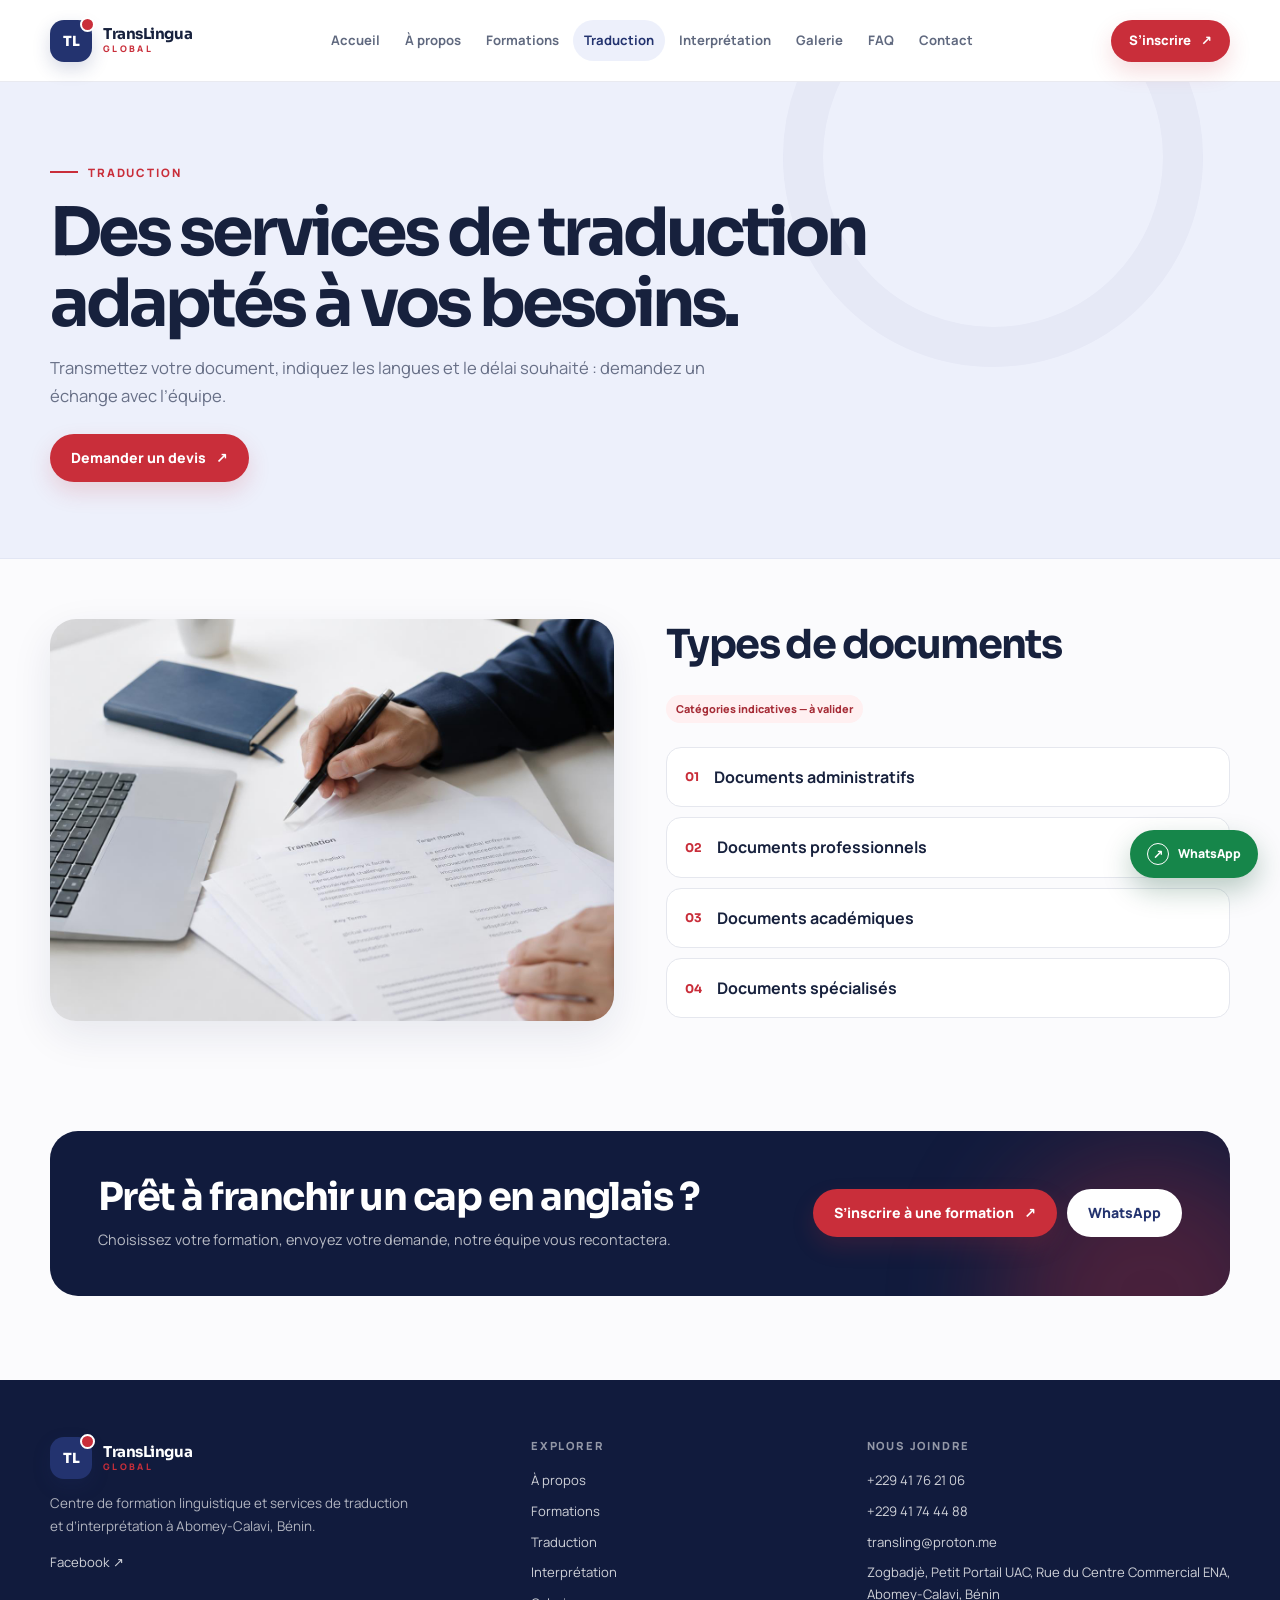
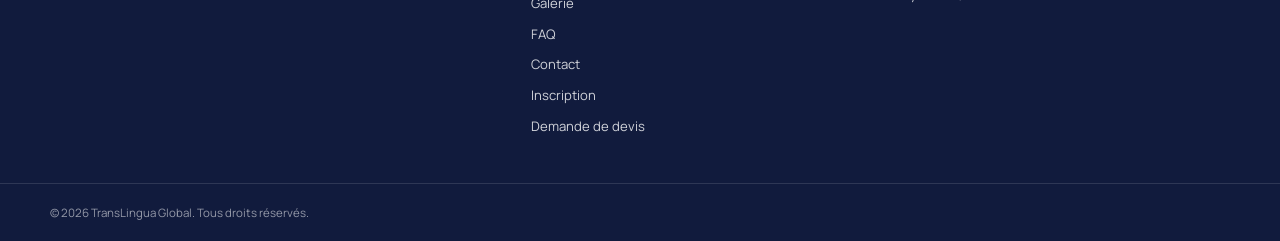
<file: traduction.html>
<!doctype html>
<html lang="fr">
<head>
  <meta charset="utf-8">
  <meta name="viewport" content="width=device-width, initial-scale=1">
  <meta name="description" content="Des services de traduction adaptés à vos besoins. Demandez votre devis à TransLingua Global.">
  <meta name="theme-color" content="#23336f">
  <meta property="og:type" content="website">
  <meta property="og:site_name" content="TransLingua Global">
  <meta property="og:title" content="Services de traduction">
  <meta property="og:description" content="Des services de traduction adaptés à vos besoins. Demandez votre devis à TransLingua Global.">
  <title>Services de traduction</title>
  <link rel="icon" href="assets/favicon.ico">
  <link rel="preconnect" href="https://fonts.googleapis.com">
  <link rel="preconnect" href="https://fonts.gstatic.com" crossorigin>
  <link rel="stylesheet" href="styles.css">
  <script src="script.js" defer></script>
</head>
<body data-page="translation" data-title="Services de traduction">
  <div id="site" aria-live="off"></div>
  <noscript><main class="wrap page-content"><h1>Activez JavaScript pour afficher cette page.</h1><p>Pour contacter TransLingua Global, écrivez à <a href="mailto:transling@proton.me">transling@proton.me</a>.</p></main></noscript>
</body>
</html>
</file>
<file: styles.css>
@import url('https://fonts.googleapis.com/css2?family=Manrope:wght@400;500;600;700;800&family=Sora:wght@400;500;600;700;800&display=swap');

:root{--navy:#23336f;--navy-deep:#111b3d;--navy-soft:#edf0fb;--red:#c92e3a;--red-soft:#fff0f1;--ink:#17213d;--muted:#687087;--line:#e5e7ee;--paper:#fbfbfd;--white:#fff;--green:#18854c;--green-soft:#e8f7ef;--shadow:0 14px 42px rgba(25,37,78,.09);--shadow-lift:0 22px 52px rgba(35,51,111,.24);--radius:22px;--display:'Sora',system-ui,sans-serif;--body:'Manrope',system-ui,sans-serif}
*{box-sizing:border-box}html{scroll-behavior:smooth}body{margin:0;background:var(--paper);color:var(--ink);font-family:var(--body);font-size:16px;line-height:1.65;-webkit-font-smoothing:antialiased}img{display:block;max-width:100%}a{color:inherit;text-decoration:none}button,input,select,textarea{font:inherit}button,a{-webkit-tap-highlight-color:transparent}button{cursor:pointer}::selection{background:#dfe5ff;color:var(--navy-deep)}
.wrap{width:min(1180px,calc(100% - 40px));margin-inline:auto}.skip-link{position:absolute;left:-9999px;top:12px;z-index:100;background:white;padding:12px 18px;border-radius:10px}.skip-link:focus{left:12px}.muted{color:var(--muted)}.eyebrow{display:inline-flex;align-items:center;gap:10px;color:var(--red);font-size:.72rem;font-weight:800;letter-spacing:.16em;text-transform:uppercase}.eyebrow:before{content:"";width:28px;height:2px;background:currentColor}.eyebrow.light{color:#ff9ca3}.section{padding-block:88px}.section-head{max-width:680px;margin-bottom:38px}.section-head h2,.section h2{font-family:var(--display);letter-spacing:-.045em}.section-head h2{font-size:clamp(2rem,4vw,3.3rem);line-height:1.12;margin:13px 0 12px}.section-head p{color:var(--muted);max-width:650px;margin:0}.accent{color:var(--red)}
.site-header{height:82px;position:sticky;top:0;z-index:50;background:rgba(255,255,255,.94);border-bottom:1px solid rgba(229,231,238,.85);backdrop-filter:blur(14px)}.header-inner{height:100%;display:flex;align-items:center;justify-content:space-between;gap:24px}.brand{display:flex;align-items:center;gap:11px;flex:none}.brand-mark{width:42px;height:42px;border-radius:14px;background:var(--navy);color:white;display:grid;place-items:center;font:800 14px var(--display);position:relative;box-shadow:0 7px 18px rgba(35,51,111,.18)}.brand-mark:after{content:"";position:absolute;width:11px;height:11px;right:-3px;top:-3px;background:var(--red);border:2px solid white;border-radius:50%}.brand-name{font:700 15px/1.15 var(--display);letter-spacing:-.03em}.brand-name small{display:block;color:var(--red);font:800 9px/1.5 var(--body);letter-spacing:.26em;text-transform:uppercase}.site-nav{display:flex;align-items:center;gap:3px}.site-nav a{padding:10px 11px;color:#60697f;font-size:.82rem;font-weight:700;border-radius:99px;transition:.2s}.site-nav a:hover,.site-nav a[aria-current="page"]{color:var(--navy);background:var(--navy-soft)}.header-actions{display:flex;align-items:center;gap:10px}.menu-toggle{display:none;width:43px;height:43px;border:1px solid var(--line);border-radius:50%;background:white;color:var(--navy);font-size:1.2rem}.mobile-panel{display:none}
.btn{min-height:48px;padding:12px 20px;display:inline-flex;align-items:center;justify-content:center;gap:10px;border:1px solid transparent;border-radius:99px;font-weight:800;font-size:.88rem;line-height:1.2;transition:transform .2s,box-shadow .2s,background .2s,color .2s}.btn:hover{transform:translateY(-2px)}.btn-red{background:var(--red);color:#fff;box-shadow:0 10px 22px rgba(201,46,58,.17)}.btn-red:hover{box-shadow:0 16px 30px rgba(201,46,58,.25)}.btn-navy{background:var(--navy);color:#fff}.btn-outline{background:#fff;color:var(--navy);border-color:#d9deed}.btn-outline:hover{border-color:var(--navy)}.btn-white{background:#fff;color:var(--navy)}.btn-small{min-height:42px;padding:10px 17px;font-size:.82rem}.link-arrow{display:inline-flex;gap:8px;align-items:center;color:var(--navy);font-size:.87rem;font-weight:800}.link-arrow span{transition:transform .2s}.link-arrow:hover span{transform:translate(3px,-2px)}
.hero{overflow:hidden;background:radial-gradient(circle at 80% 15%,rgba(199,210,255,.37),transparent 35%),linear-gradient(115deg,#fff 35%,#f5f6fc 100%)}.hero-grid{display:grid;grid-template-columns:1.02fr .98fr;align-items:center;gap:64px;padding-block:76px 82px}.hero-copy h1{font:800 clamp(2.8rem,5.6vw,5.05rem)/1.06 var(--display);letter-spacing:-.065em;margin:19px 0 22px;max-width:700px}.hero-copy h1 span{display:block;color:var(--navy)}.hero-copy h1 em{font-style:normal;position:relative;white-space:nowrap}.hero-copy h1 em:after{content:"";height:7px;position:absolute;left:0;bottom:-5px;width:100%;border-radius:9px;background:var(--red)}.hero-copy>p{max-width:590px;color:var(--muted);font-size:1.08rem;margin:0}.hero-actions{display:flex;flex-wrap:wrap;gap:12px;margin-top:30px}.hero-discover{display:inline-flex;margin-top:21px;color:var(--navy);font-size:.88rem;font-weight:800}.hero-media{position:relative;padding:0 12px 16px 0}.hero-media:before{content:"";position:absolute;inset:9px -7px 0 12px;z-index:0;border-radius:34px;background:var(--navy);transform:rotate(2deg)}.hero-media img{position:relative;z-index:1;width:100%;aspect-ratio:1/1.06;object-fit:cover;border-radius:30px;box-shadow:var(--shadow-lift)}.float-card{position:absolute;z-index:2;left:-26px;bottom:-12px;padding:15px 18px;background:white;border:1px solid var(--line);border-radius:17px;box-shadow:var(--shadow);animation:float 5s ease-in-out infinite}.float-card small{display:block;color:var(--muted);font-size:.65rem;font-weight:800;letter-spacing:.14em;text-transform:uppercase}.float-card strong{display:block;margin-top:3px;font:700 1rem var(--display)}.hero-orbit{position:absolute;right:-32px;top:-23px;width:82px;height:82px;border:1px solid rgba(201,46,58,.27);border-radius:50%;z-index:0}.hero-orbit:after{content:"";position:absolute;width:13px;height:13px;right:8px;top:9px;border-radius:50%;background:var(--red)}
.service-strip{border-block:1px solid var(--line);background:#fff}.service-strip-inner{display:grid;grid-template-columns:repeat(3,1fr)}.service-tile{display:flex;align-items:center;justify-content:space-between;gap:14px;padding:24px 28px;border-right:1px solid var(--line);font:700 1rem var(--display);transition:background .2s}.service-tile:first-child{padding-left:0}.service-tile:last-child{border-right:0}.service-tile:hover{background:#f7f8fc}.service-tile .tile-name{display:flex;align-items:center;gap:13px}.service-tile .tile-icon{color:var(--red);font-size:1.35rem}.service-tile .tile-arrow{color:#8e95a6;transition:transform .2s}.service-tile:hover .tile-arrow{transform:translateX(4px);color:var(--navy)}
.course-grid{display:grid;grid-template-columns:repeat(4,1fr);gap:15px}.course-card{min-height:250px;padding:23px;border:1px solid var(--line);border-radius:20px;background:#fff;box-shadow:0 8px 26px rgba(25,37,78,.045);display:flex;flex-direction:column;transition:transform .2s,border-color .2s,box-shadow .2s}.course-card:hover{transform:translateY(-4px);border-color:#aeb8e2;box-shadow:var(--shadow)}.course-card.featured{grid-column:span 2;background:var(--navy);color:#fff;border-color:var(--navy)}.course-code{color:var(--red);font:800 .7rem var(--display);letter-spacing:.14em}.featured .course-code{color:#c4cbed}.course-card h3{margin:26px 0 8px;font:700 1.2rem var(--display);letter-spacing:-.025em}.course-card p{margin:0;color:var(--muted);font-size:.84rem;line-height:1.65}.featured p{color:#e2e6f4}.course-bottom{margin-top:auto;padding-top:18px;display:flex;justify-content:space-between;gap:10px;align-items:center;font-size:.76rem;font-weight:800}.course-bottom span:last-child{color:var(--navy)}.featured .course-bottom span:last-child{color:white}.format-pills{display:flex;flex-wrap:wrap;gap:10px;margin-top:26px}.pill{display:inline-flex;align-items:center;gap:8px;border-radius:99px;background:var(--navy-soft);color:var(--navy);padding:8px 14px;font-size:.78rem;font-weight:800}.pill-dot{width:8px;height:8px;border-radius:50%;background:var(--red)}.note-pill{background:var(--red-soft);color:#a92734;font-size:.67rem;padding:3px 8px;border-radius:99px}
.why-section{background:var(--navy-deep);color:white;padding-block:90px}.why-grid{display:grid;grid-template-columns:.8fr 1.2fr;gap:65px;align-items:start}.why-section h2{font:700 clamp(2rem,4vw,3.2rem)/1.12 var(--display);letter-spacing:-.05em;margin:17px 0 0}.why-section .eyebrow{color:#ff9ca3}.pillars{display:grid;grid-template-columns:repeat(2,1fr);gap:1px;overflow:hidden;border:1px solid rgba(255,255,255,.12);border-radius:20px;background:rgba(255,255,255,.12)}.pillar{min-height:180px;padding:26px;background:var(--navy-deep)}.pillar small{font:700 .75rem var(--display);color:#ff8b94}.pillar h3{font:700 1rem var(--display);margin:14px 0 7px}.pillar p{margin:0;color:rgba(255,255,255,.68);font-size:.82rem}
.steps-grid{display:grid;grid-template-columns:repeat(4,1fr);gap:22px;margin-top:38px}.step{padding-top:20px;border-top:2px solid var(--line);position:relative}.step:before{content:"";position:absolute;top:-2px;left:0;width:48px;height:2px;background:var(--red)}.step-num{font:700 2.4rem var(--display);color:#c9cfe7}.step h3{font:700 1rem var(--display);margin:10px 0 5px}.step p{margin:0;color:var(--muted);font-size:.82rem}
.image-feature-grid{display:grid;grid-template-columns:1fr 1fr;gap:22px;padding-bottom:20px}.image-feature{position:relative;overflow:hidden;min-height:360px;border-radius:25px;color:white;background:var(--navy)}.image-feature img{position:absolute;inset:0;width:100%;height:100%;object-fit:cover;transition:transform .5s}.image-feature:hover img{transform:scale(1.04)}.image-feature:after{content:"";position:absolute;inset:0;background:linear-gradient(0deg,rgba(15,22,49,.92),rgba(15,22,49,.02) 75%)}.feature-copy{position:absolute;z-index:1;left:27px;right:27px;bottom:25px}.feature-copy h3{font:700 1.6rem var(--display);margin:0}.feature-copy p{max-width:420px;margin:7px 0 12px;color:rgba(255,255,255,.83);font-size:.85rem}.feature-copy .link-arrow{color:white}
.testimonial-placeholder{padding:25px;border:1px dashed #cdd2e0;border-radius:18px;background:#f8f9fc}.testimonial-placeholder strong{font:700 .78rem var(--display);color:var(--red);letter-spacing:.12em;text-transform:uppercase}.testimonial-placeholder p{color:var(--muted);font-size:.88rem;margin:13px 0}.testimonial-row{display:grid;grid-template-columns:repeat(3,1fr);gap:14px;margin-top:25px}.testimonial-placeholder figcaption{font-size:.75rem;color:#8990a2;font-weight:700}
.cta-band{margin-block:20px 84px;padding:44px 48px;border-radius:28px;background:var(--navy-deep);color:white;position:relative;overflow:hidden}.cta-band:after{content:"";position:absolute;right:-70px;bottom:-155px;width:300px;height:300px;border-radius:50%;background:rgba(201,46,58,.3);filter:blur(55px)}.cta-content{position:relative;z-index:1;display:flex;align-items:center;justify-content:space-between;gap:25px}.cta-content h2{font:700 clamp(1.75rem,3vw,2.5rem)/1.15 var(--display);letter-spacing:-.04em;margin:0}.cta-content p{color:rgba(255,255,255,.7);margin:9px 0 0;font-size:.9rem}.cta-actions{display:flex;flex-wrap:wrap;gap:10px}
.page-hero{position:relative;overflow:hidden;background:var(--navy-soft);border-bottom:1px solid #e2e6f4}.page-hero:after{content:"";position:absolute;right:6%;top:-135px;width:340px;height:340px;border-radius:50%;border:40px solid rgba(35,51,111,.035);pointer-events:none}.page-hero-inner{position:relative;z-index:1;padding-block:72px 76px}.page-hero h1{font:700 clamp(2.4rem,5.2vw,4.3rem)/1.08 var(--display);letter-spacing:-.06em;max-width:850px;margin:15px 0 14px}.page-hero p{max-width:680px;color:var(--muted);font-size:1.04rem;margin:0}.page-hero .btn{margin-top:25px}.page-content{padding-block:60px 90px}.page-content.narrow{max-width:880px}.content-grid{display:grid;grid-template-columns:1fr 1fr;align-items:center;gap:52px}.content-image{width:100%;max-height:475px;object-fit:cover;border-radius:26px;box-shadow:var(--shadow)}.content-copy h2{font:700 clamp(1.8rem,3.5vw,2.5rem)/1.15 var(--display);letter-spacing:-.04em;margin:0 0 16px}.content-copy p{color:var(--muted)}.placeholder-label{display:inline-flex;margin-top:11px;padding:5px 10px;border-radius:99px;background:var(--red-soft);color:#a62d37;font-size:.68rem;font-weight:800}.number-list{padding:0;margin:24px 0 0;list-style:none;display:grid;gap:10px}.number-list li{display:flex;align-items:center;gap:15px;padding:16px 18px;border:1px solid var(--line);border-radius:15px;background:#fff;font-weight:700}.number-list b{font:700 .75rem var(--display);color:var(--red)}
.about-grid{display:grid;grid-template-columns:repeat(3,1fr);gap:16px}.about-card{padding:24px;border:1px solid var(--line);border-radius:19px;background:#fff;box-shadow:0 8px 26px rgba(25,37,78,.045)}.about-card h2{font:700 1.15rem var(--display);margin:0}.about-card p{font-size:.86rem;color:var(--muted);margin:12px 0 0}
.course-groups{display:grid;gap:48px}.course-group h2{font:700 1.65rem var(--display);letter-spacing:-.03em;margin:0 0 21px}.course-detail-grid{display:grid;grid-template-columns:repeat(3,1fr);gap:15px}.course-detail{padding:23px;border:1px solid var(--line);border-radius:19px;background:#fff;box-shadow:0 8px 25px rgba(25,37,78,.04);display:flex;flex-direction:column}.course-detail h3{font:700 1.1rem var(--display);margin:17px 0 8px}.course-detail p{margin:0;color:var(--muted);font-size:.84rem}.course-detail .audience{margin-top:18px;font-size:.76rem}.course-detail .btn{margin-top:17px}
.format-section{background:var(--navy-soft);padding-block:62px}.format-grid{display:grid;grid-template-columns:1fr 1fr;gap:16px;margin-top:24px}.format-card{padding:24px;border-radius:18px;background:#fff;box-shadow:var(--shadow)}.format-card h3{font:700 1.1rem var(--display);margin:0 0 6px}.format-card p{color:var(--muted);margin:0;font-size:.84rem}
.form-layout{display:grid;grid-template-columns:.7fr 1.3fr;gap:54px;align-items:start}.form-aside h2{font:700 2rem/1.15 var(--display);letter-spacing:-.04em;margin:14px 0}.form-aside p{color:var(--muted);font-size:.9rem}.form-card{display:grid;grid-template-columns:1fr 1fr;gap:18px;padding:28px;border:1px solid var(--line);border-radius:23px;background:#fff;box-shadow:var(--shadow)}.field{display:grid;gap:7px;font-size:.81rem;font-weight:800}.field.full{grid-column:1/-1}.field input,.field select,.field textarea{width:100%;min-height:48px;padding:12px 14px;border:1px solid #dfe2eb;border-radius:12px;background:white;color:var(--ink);outline:none;transition:border-color .2s,box-shadow .2s}.field textarea{min-height:120px;resize:vertical}.field input:focus,.field select:focus,.field textarea:focus{border-color:var(--navy);box-shadow:0 0 0 4px rgba(35,51,111,.1)}.field small{font-size:.7rem;color:var(--muted);font-weight:500}.radio-group{grid-column:1/-1;border:0;padding:0;margin:0}.radio-group legend{font-size:.81rem;font-weight:800;margin-bottom:9px}.radio-options{display:grid;grid-template-columns:1fr 1fr;gap:10px}.radio-choice{display:flex;align-items:center;gap:10px;padding:13px;border:1px solid var(--line);border-radius:12px;font-size:.85rem;font-weight:700}.radio-choice:has(input:checked){background:var(--navy-soft);border-color:#a8b3df}.radio-choice input{accent-color:var(--navy)}.form-note{grid-column:1/-1;margin:0;color:var(--muted);font-size:.73rem}.form-submit{grid-column:1/-1;justify-self:start}.form-status{grid-column:1/-1;color:var(--muted);font-size:.84rem;min-height:26px}.form-status.success{padding:17px;border:1px solid #b9e3cc;border-radius:14px;background:var(--green-soft);color:#14673c}.form-status a{display:inline-block;margin-top:8px;color:var(--navy);font-weight:800;text-decoration:underline}.file-name{font-weight:500!important;color:var(--muted);font-size:.72rem}
.faq-list{max-width:850px;margin-inline:auto;border:1px solid var(--line);border-radius:20px;background:#fff;box-shadow:var(--shadow);overflow:hidden}.faq-item{padding:20px 24px;border-bottom:1px solid var(--line)}.faq-item:last-child{border-bottom:0}.faq-item summary{list-style:none;cursor:pointer;display:flex;align-items:center;justify-content:space-between;gap:18px;font:700 1rem var(--display)}.faq-item summary::-webkit-details-marker{display:none}.faq-item summary:after{content:"+";font:500 1.35rem var(--body);color:var(--red);transition:transform .2s}.faq-item[open] summary:after{transform:rotate(45deg)}.faq-item p{color:var(--muted);margin:13px 34px 0 0;font-size:.88rem}
.gallery-filters{display:flex;flex-wrap:wrap;gap:8px;margin-bottom:24px}.filter-btn{padding:9px 15px;border:1px solid var(--line);border-radius:99px;background:#fff;color:var(--muted);font-size:.78rem;font-weight:800}.filter-btn[aria-pressed="true"]{background:var(--navy);border-color:var(--navy);color:white}.gallery-grid{display:grid;grid-template-columns:repeat(3,1fr);gap:13px}.gallery-item{min-height:190px;padding:16px;border:1px dashed #c9d0e4;border-radius:19px;background:linear-gradient(145deg,#f0f3fc,#fafbff);color:var(--navy);display:grid;place-items:center;text-align:center;transition:transform .2s,border-color .2s}.gallery-item:hover{transform:translateY(-3px);border-color:var(--navy)}.gallery-item.tall{grid-row:span 2;min-height:395px}.gallery-item[hidden]{display:none}.gallery-symbol{display:block;font-size:1.5rem;color:var(--red)}.gallery-item strong{display:block;font:700 .9rem var(--display);margin-top:7px}.gallery-item small{display:inline-block;margin-top:8px;color:#a52b35;font-size:.66rem;font-weight:800;background:var(--red-soft);border-radius:99px;padding:4px 9px}.gallery-caption{max-width:680px;margin:20px auto 0;text-align:center;color:var(--muted);font-size:.84rem}.lightbox{max-width:min(720px,calc(100% - 30px));padding:28px;border:1px solid var(--line);border-radius:22px;background:white;color:var(--ink);box-shadow:var(--shadow-lift)}.lightbox::backdrop{background:rgba(12,18,42,.78);backdrop-filter:blur(4px)}.lightbox-close{float:right;width:36px;height:36px;border:1px solid var(--line);border-radius:50%;background:#fff;color:var(--navy);font-size:1.1rem}.lightbox-body{clear:both;padding:34px 15px;text-align:center;color:var(--navy)}.lightbox-body .gallery-symbol{font-size:2.5rem}.lightbox-body p{color:var(--muted)}
.contact-grid{display:grid;grid-template-columns:.82fr 1.18fr;gap:20px}.contact-stack{display:grid;gap:13px}.contact-card{padding:22px;border:1px solid var(--line);border-radius:19px;background:#fff;box-shadow:0 8px 25px rgba(25,37,78,.04)}.contact-card h2{font:700 1.1rem var(--display);margin:0 0 9px}.contact-card a{color:var(--navy);font-weight:700}.contact-card address{font-style:normal;color:var(--muted);font-size:.9rem}.contact-card .eyebrow{margin-bottom:11px}.contact-map{min-height:420px;width:100%;border:1px solid var(--line);border-radius:22px;box-shadow:var(--shadow)}.contact-shortcuts{display:flex;flex-wrap:wrap;gap:9px;margin-top:12px}
.not-found{padding-block:100px;text-align:center}.not-found h1{font:700 clamp(2rem,5vw,3.5rem)/1.1 var(--display);letter-spacing:-.05em}.not-found p{color:var(--muted)}
.site-footer{background:var(--navy-deep);color:white;padding-top:57px}.footer-grid{display:grid;grid-template-columns:1.2fr .8fr 1fr;gap:45px;padding-bottom:46px}.footer-brand .brand-name{color:white}.footer-brand p{max-width:360px;color:rgba(255,255,255,.67);font-size:.84rem}.footer-title{color:rgba(255,255,255,.55);font-size:.7rem;font-weight:800;letter-spacing:.16em;text-transform:uppercase}.footer-links{display:grid;gap:9px;margin-top:15px;color:rgba(255,255,255,.8);font-size:.82rem}.footer-links a:hover{text-decoration:underline;color:white}.footer-bottom{border-top:1px solid rgba(255,255,255,.12);padding-block:19px;color:rgba(255,255,255,.55);font-size:.72rem}.whatsapp-fab{position:fixed;right:22px;bottom:22px;z-index:40;display:flex;align-items:center;gap:9px;padding:13px 17px;border-radius:99px;background:#16864a;color:white;font-size:.77rem;font-weight:800;box-shadow:0 12px 28px rgba(16,80,48,.28);transition:transform .2s}.whatsapp-fab:hover{transform:translateY(-3px)}.whatsapp-icon{width:22px;height:22px;border:1.7px solid currentColor;border-radius:50%;display:grid;place-items:center;font-size:.8rem}
.fade-in{animation:rise .6s both}@keyframes rise{from{opacity:0;transform:translateY(14px)}to{opacity:1;transform:translateY(0)}}@keyframes float{0%,100%{transform:translateY(0)}50%{transform:translateY(-6px)}}
@media(max-width:1040px){.site-nav{gap:0}.site-nav a{padding-inline:8px;font-size:.75rem}.header-actions .btn{display:none}.hero-grid{gap:42px}.course-grid{grid-template-columns:repeat(2,1fr)}.course-card.featured{grid-column:span 2}.why-grid{gap:35px}.form-layout{grid-template-columns:1fr;gap:20px}.form-aside{max-width:700px}}
@media(max-width:760px){.wrap{width:min(100% - 32px,600px)}.site-header{height:72px}.site-nav,.header-actions>.btn{display:none}.menu-toggle{display:grid;place-items:center}.mobile-panel{position:absolute;left:0;right:0;top:71px;background:#fff;border-bottom:1px solid var(--line);box-shadow:var(--shadow);padding:10px 16px 18px}.mobile-panel.open{display:grid}.mobile-panel a{padding:12px 7px;border-bottom:1px solid #f0f1f5;font-weight:700;font-size:.9rem}.mobile-panel .btn{margin-top:12px;border-bottom:0}.hero-grid{grid-template-columns:1fr;gap:38px;padding-block:50px 64px}.hero-copy h1{font-size:clamp(2.5rem,11vw,4rem)}.hero-copy>p{font-size:1rem}.hero-media{width:calc(100% - 12px);margin-left:8px}.float-card{left:-8px;bottom:-20px}.hero-orbit{right:-13px}.service-strip-inner{grid-template-columns:1fr}.service-tile,.service-tile:first-child{padding:16px 4px;border-right:0;border-bottom:1px solid var(--line)}.service-tile:last-child{border-bottom:0}.section{padding-block:65px}.section-head{margin-bottom:28px}.course-grid{grid-template-columns:1fr}.course-card,.course-card.featured{grid-column:auto;min-height:220px}.why-section{padding-block:66px}.why-grid{grid-template-columns:1fr;gap:28px}.pillars{grid-template-columns:1fr 1fr}.pillar{min-height:160px;padding:18px}.steps-grid{grid-template-columns:1fr 1fr;gap:24px 18px}.image-feature-grid{grid-template-columns:1fr;gap:14px}.image-feature{min-height:300px}.testimonial-row{grid-template-columns:1fr}.cta-band{margin-bottom:65px;padding:30px 23px}.cta-content{align-items:flex-start;flex-direction:column}.cta-actions{width:100%}.cta-actions .btn{flex:1}.page-hero-inner{padding-block:53px}.page-hero h1{font-size:clamp(2.2rem,9vw,3.5rem)}.page-content{padding-block:42px 65px}.content-grid{grid-template-columns:1fr;gap:28px}.content-image{max-height:350px}.about-grid{grid-template-columns:1fr 1fr}.course-detail-grid{grid-template-columns:1fr}.format-grid{grid-template-columns:1fr}.form-card{grid-template-columns:1fr;padding:20px}.field.full,.radio-group,.form-note,.form-submit,.form-status{grid-column:auto}.radio-options{grid-template-columns:1fr 1fr}.gallery-grid{grid-template-columns:1fr 1fr;gap:9px}.gallery-item{min-height:155px;padding:10px}.gallery-item.tall{min-height:315px}.contact-grid{grid-template-columns:1fr}.contact-map{min-height:330px}.footer-grid{grid-template-columns:1fr 1fr;gap:30px 22px}.footer-brand{grid-column:1/-1}.whatsapp-fab{right:13px;bottom:13px;padding:12px}.whatsapp-fab span:last-child{display:none}}
@media(max-width:420px){.wrap{width:calc(100% - 28px)}.hero-actions{flex-direction:column;align-items:stretch}.hero-actions .btn{width:100%}.hero-discover{margin-top:17px}.pillars{grid-template-columns:1fr}.pillar{min-height:unset}.steps-grid{grid-template-columns:1fr 1fr}.about-grid{grid-template-columns:1fr}.gallery-grid{grid-template-columns:1fr 1fr}.footer-grid{grid-template-columns:1fr}.footer-brand{grid-column:auto}.radio-options{grid-template-columns:1fr}.cta-actions{flex-direction:column}.cta-actions .btn{width:100%}}
@media(prefers-reduced-motion:reduce){html{scroll-behavior:auto}*,*:before,*:after{animation-duration:.01ms!important;animation-iteration-count:1!important;scroll-behavior:auto!important;transition-duration:.01ms!important}}
/* Hero : afficher toute la photo sans la recadrer */
.hero-media img {
  display: block;
  width: 100%;
  height: auto;
  aspect-ratio: auto;
  object-fit: contain;
  object-position: center;
}

/* Tablette et téléphone : texte puis photo, sur une seule colonne */
@media (max-width: 1040px) {
  .hero-grid {
    grid-template-columns: minmax(0, 1fr);
    gap: 30px;
  }

  .hero-media {
    width: 100%;
    margin-left: 0;
  }
}
</file>
